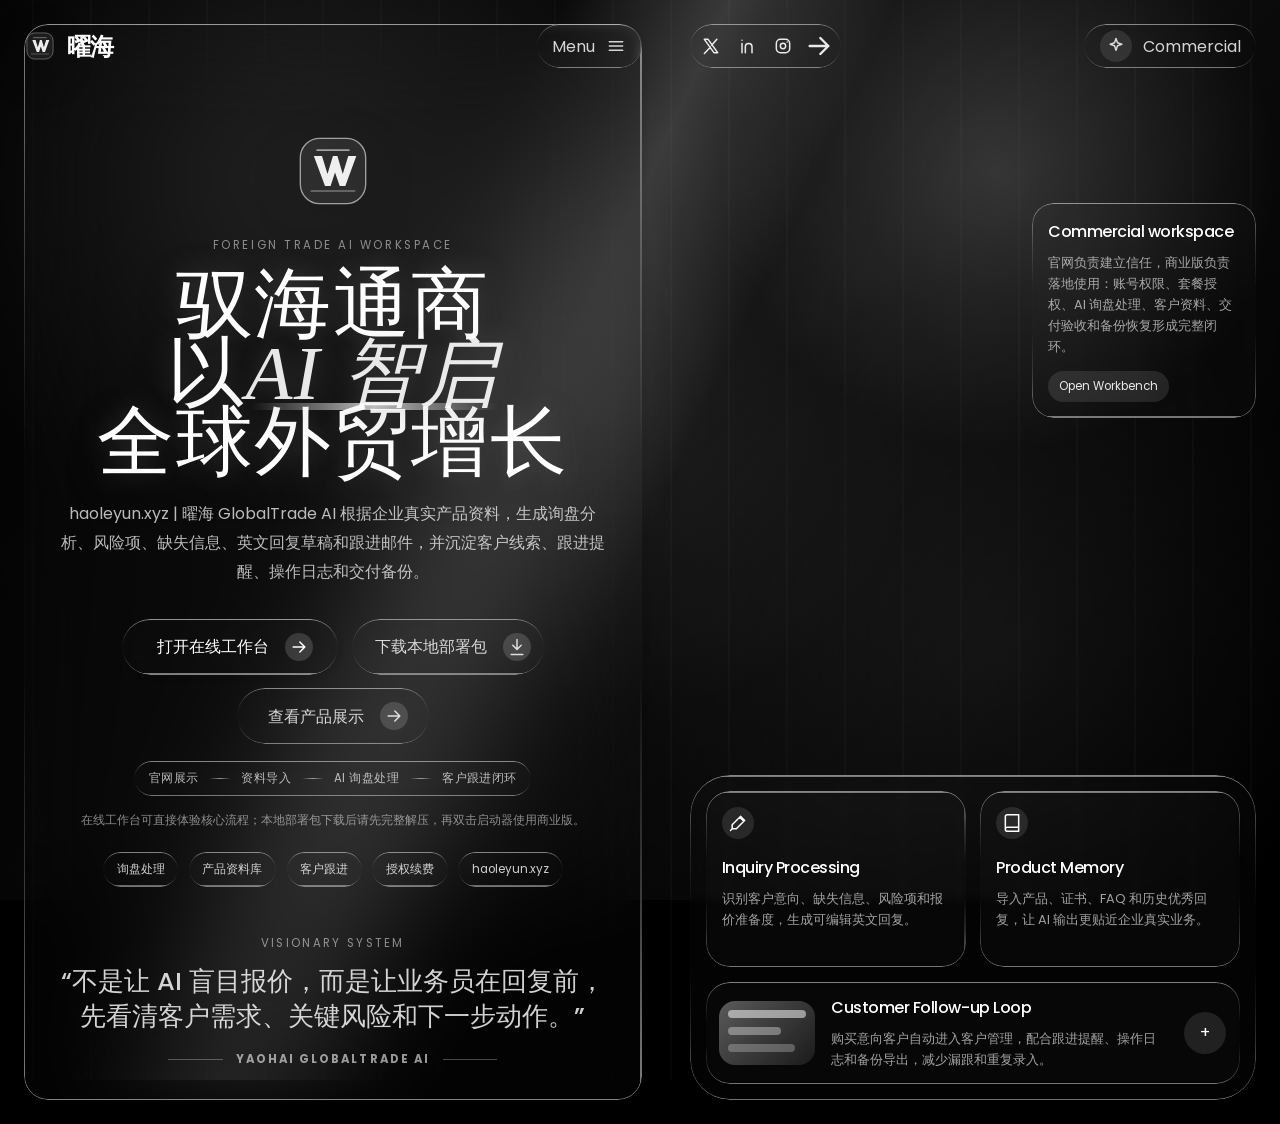
<file: index.html>
﻿<!doctype html>
<html lang="zh-CN">
<head>
  <meta charset="utf-8">
  <meta name="viewport" content="width=device-width, initial-scale=1">
  <title>曜海 GlobalTrade AI - 外贸业务员 AI 工作台</title>
  <meta name="description" content="曜海 GlobalTrade AI，面向小外贸团队的询盘处理、产品资料库、客户跟进、授权套餐和本地部署商业工作台。">
  <link rel="preconnect" href="https://fonts.googleapis.com">
  <link rel="preconnect" href="https://fonts.gstatic.com" crossorigin>
  <link href="https://fonts.googleapis.com/css2?family=Poppins:wght@400;500;600;700&family=Source+Serif+4:ital,wght@1,500;1,600&display=swap" rel="stylesheet">
  <link rel="stylesheet" href="./styles.css">
</head>
<body>
  <video class="bg-video" autoplay loop muted playsinline>
    <source src="https://d8j0ntlcm91z4.cloudfront.net/user_38xzZboKViGWJOttwIXH07lWA1P/hf_20260315_073750_51473149-4350-4920-ae24-c8214286f323.mp4" type="video/mp4">
  </video>
  <div class="bg-fallback" aria-hidden="true"></div>
  <div class="shade" aria-hidden="true"></div>
  <div class="cursor-spotlight" id="cursorSpotlight" aria-hidden="true"></div>

  <main class="page">
    <section class="left-panel">
      <div class="liquid-glass-strong left-glass"></div>
      <nav class="nav">
        <a class="brand" href="#">
          <img src="./logo.svg" width="32" height="32" alt="曜海 GlobalTrade AI">
          <span>曜海</span>
        </a>
        <button class="liquid-glass nav-pill" type="button" aria-label="打开菜单">
          <span>Menu</span>
          <svg viewBox="0 0 24 24" aria-hidden="true"><path d="M4 7h16M4 12h16M4 17h16"/></svg>
        </button>
      </nav>

      <div class="hero-copy">
        <img class="hero-logo" src="./logo.svg" width="80" height="80" alt="">
        <p class="eyebrow">Foreign Trade AI Workspace</p>
        <h1 class="hero-slogan">
          驭海通商<br>
          以<em>AI 智启</em><br>
          全球外贸增长
        </h1>
        <p class="lead">
          haoleyun.xyz | 曜海 GlobalTrade AI 根据企业真实产品资料，生成询盘分析、风险项、缺失信息、英文回复草稿和跟进邮件，并沉淀客户线索、跟进提醒、操作日志和交付备份。
        </p>
        <div class="cta-row">
          <a class="liquid-glass-strong cta primary-cta" href="./workbench/?websiteTrial=1" target="_blank" rel="noopener">
            <span>打开在线工作台</span>
            <span class="icon-circle">
              <svg viewBox="0 0 24 24" aria-hidden="true"><path d="M5 12h14M13 6l6 6-6 6"/></svg>
            </span>
          </a>
          <a class="liquid-glass cta secondary-cta" href="./download/YaoHai_GlobalTradeAI_Commercial_Delivery.zip" download>
            <span>下载本地部署包</span>
            <span class="icon-circle">
              <svg viewBox="0 0 24 24" aria-hidden="true"><path d="M12 3v12M7 10l5 5 5-5M5 21h14"/></svg>
            </span>
          </a>
          <a class="liquid-glass cta secondary-cta" href="./product/">
            <span>查看产品展示</span>
            <span class="icon-circle">
              <svg viewBox="0 0 24 24" aria-hidden="true"><path d="M5 12h14M13 6l6 6-6 6"/></svg>
            </span>
          </a>
        </div>
        <div class="launch-strip liquid-glass" aria-label="商业版闭环">
          <span>官网展示</span>
          <i></i>
          <span>资料导入</span>
          <i></i>
          <span>AI 询盘处理</span>
          <i></i>
          <span>客户跟进闭环</span>
        </div>
        <p class="deploy-note">在线工作台可直接体验核心流程；本地部署包下载后请先完整解压，再双击启动器使用商业版。</p>
        <div class="pills">
          <span class="liquid-glass">询盘处理</span>
          <span class="liquid-glass">产品资料库</span>
          <span class="liquid-glass">客户跟进</span>
          <span class="liquid-glass">授权续费</span>
          <span class="liquid-glass">haoleyun.xyz</span>
        </div>
      </div>

      <footer class="quote">
        <p class="label">VISIONARY SYSTEM</p>
        <blockquote>
          “不是让 AI 盲目报价，而是让业务员在回复前，先看清客户需求、关键风险和下一步动作。”
        </blockquote>
        <div class="author"><span></span><strong>YAOHAI GLOBALTRADE AI</strong><span></span></div>
      </footer>
    </section>

    <section class="right-panel" aria-label="产品能力展示">
      <header class="right-top">
        <div class="liquid-glass social">
          <a href="#" aria-label="Twitter"><svg viewBox="0 0 24 24"><path d="M4 4l11.5 16H20L8.5 4H4Zm15 0l-6.2 7.1M11.2 13.4L4 21"/></svg></a>
          <a href="#" aria-label="LinkedIn"><svg viewBox="0 0 24 24"><path d="M6 9v11M6 5v.1M10 20v-7a4 4 0 0 1 8 0v7"/></svg></a>
          <a href="#" aria-label="Instagram"><svg viewBox="0 0 24 24"><rect x="4" y="4" width="16" height="16" rx="5"/><circle cx="12" cy="12" r="3.2"/><path d="M17 7.2v.1"/></svg></a>
          <svg class="arrow" viewBox="0 0 24 24"><path d="M5 12h14M13 6l6 6-6 6"/></svg>
        </div>
        <button class="liquid-glass account" type="button">
          <span class="icon-circle"><svg viewBox="0 0 24 24"><path d="M12 3l1.8 5.2L19 10l-5.2 1.8L12 17l-1.8-5.2L5 10l5.2-1.8L12 3Z"/></svg></span>
          <span>Commercial</span>
        </button>
      </header>

      <article class="liquid-glass community">
        <h2>Commercial workspace</h2>
        <p>官网负责建立信任，商业版负责落地使用：账号权限、套餐授权、AI 询盘处理、客户资料、交付验收和备份恢复形成完整闭环。</p>
        <a class="mini-link" href="./workbench/?websiteTrial=1" target="_blank" rel="noopener">Open Workbench</a>
      </article>

      <div class="feature-wrap liquid-glass">
        <div class="feature-grid">
          <article class="liquid-glass feature">
            <span class="icon-circle"><svg viewBox="0 0 24 24"><path d="M15 4l5 5M14 5l5 5-9 9H5v-5l9-9ZM5 19l-2 2"/></svg></span>
            <h3>Inquiry Processing</h3>
            <p>识别客户意向、缺失信息、风险项和报价准备度，生成可编辑英文回复。</p>
          </article>
          <article class="liquid-glass feature">
            <span class="icon-circle"><svg viewBox="0 0 24 24"><path d="M4 19.5A2.5 2.5 0 0 1 6.5 17H20M4 4.5A2.5 2.5 0 0 1 6.5 2H20v20H6.5A2.5 2.5 0 0 1 4 19.5v-15Z"/></svg></span>
            <h3>Product Memory</h3>
            <p>导入产品、证书、FAQ 和历史优秀回复，让 AI 输出更贴近企业真实业务。</p>
          </article>
        </div>
        <article class="liquid-glass bottom-card">
          <div class="mini-screen" aria-hidden="true">
            <span></span><span></span><span></span>
          </div>
          <div>
            <h3>Customer Follow-up Loop</h3>
            <p>购买意向客户自动进入客户管理，配合跟进提醒、操作日志和备份导出，减少漏跟和重复录入。</p>
          </div>
          <a class="plus" href="./workbench/?websiteTrial=1" target="_blank" rel="noopener" aria-label="进入在线工作台">+</a>
        </article>
      </div>
    </section>
  </main>

  <div class="commercial-modal" id="commercialModal" aria-hidden="true">
    <div class="commercial-card liquid-glass-strong" role="dialog" aria-modal="true" aria-labelledby="commercialModalTitle">
      <button class="modal-close" id="commercialClose" type="button" aria-label="关闭">×</button>
      <p class="eyebrow">Commercial Access</p>
      <h2 id="commercialModalTitle">选择打开方式</h2>
      <p>公网访客可直接进入在线工作台体验；需要商业版私有化部署时，下载部署包并联系服务方远程开通账号与授权。</p>
      <div class="contact-grid">
        <span>微信：ch13953053768</span>
        <span>微信：z13793338248</span>
        <span>电话：13793338248</span>
      </div>
      <div class="modal-actions">
        <a class="liquid-glass-strong cta primary-cta" id="continueCommercial" href="./workbench/?websiteTrial=1" target="_blank" rel="noopener">
          <span>打开在线工作台</span>
          <span class="icon-circle"><svg viewBox="0 0 24 24" aria-hidden="true"><path d="M5 12h14M13 6l6 6-6 6"/></svg></span>
        </a>
        <a class="liquid-glass cta secondary-cta" href="./download/YaoHai_GlobalTradeAI_Commercial_Delivery.zip" download>
          <span>下载本地部署包</span>
          <span class="icon-circle"><svg viewBox="0 0 24 24" aria-hidden="true"><path d="M12 3v12M7 10l5 5 5-5M5 21h14"/></svg></span>
          </a>
          <a class="liquid-glass cta secondary-cta" href="./product/">
            <span>查看产品展示</span>
            <span class="icon-circle">
              <svg viewBox="0 0 24 24" aria-hidden="true"><path d="M5 12h14M13 6l6 6-6 6"/></svg>
            </span>
          </a>
      </div>
    </div>
  </div>

  <script src="./spotlight.js"></script>
  <script src="./commercial-link.js"></script>
</body>
</html>
</file>
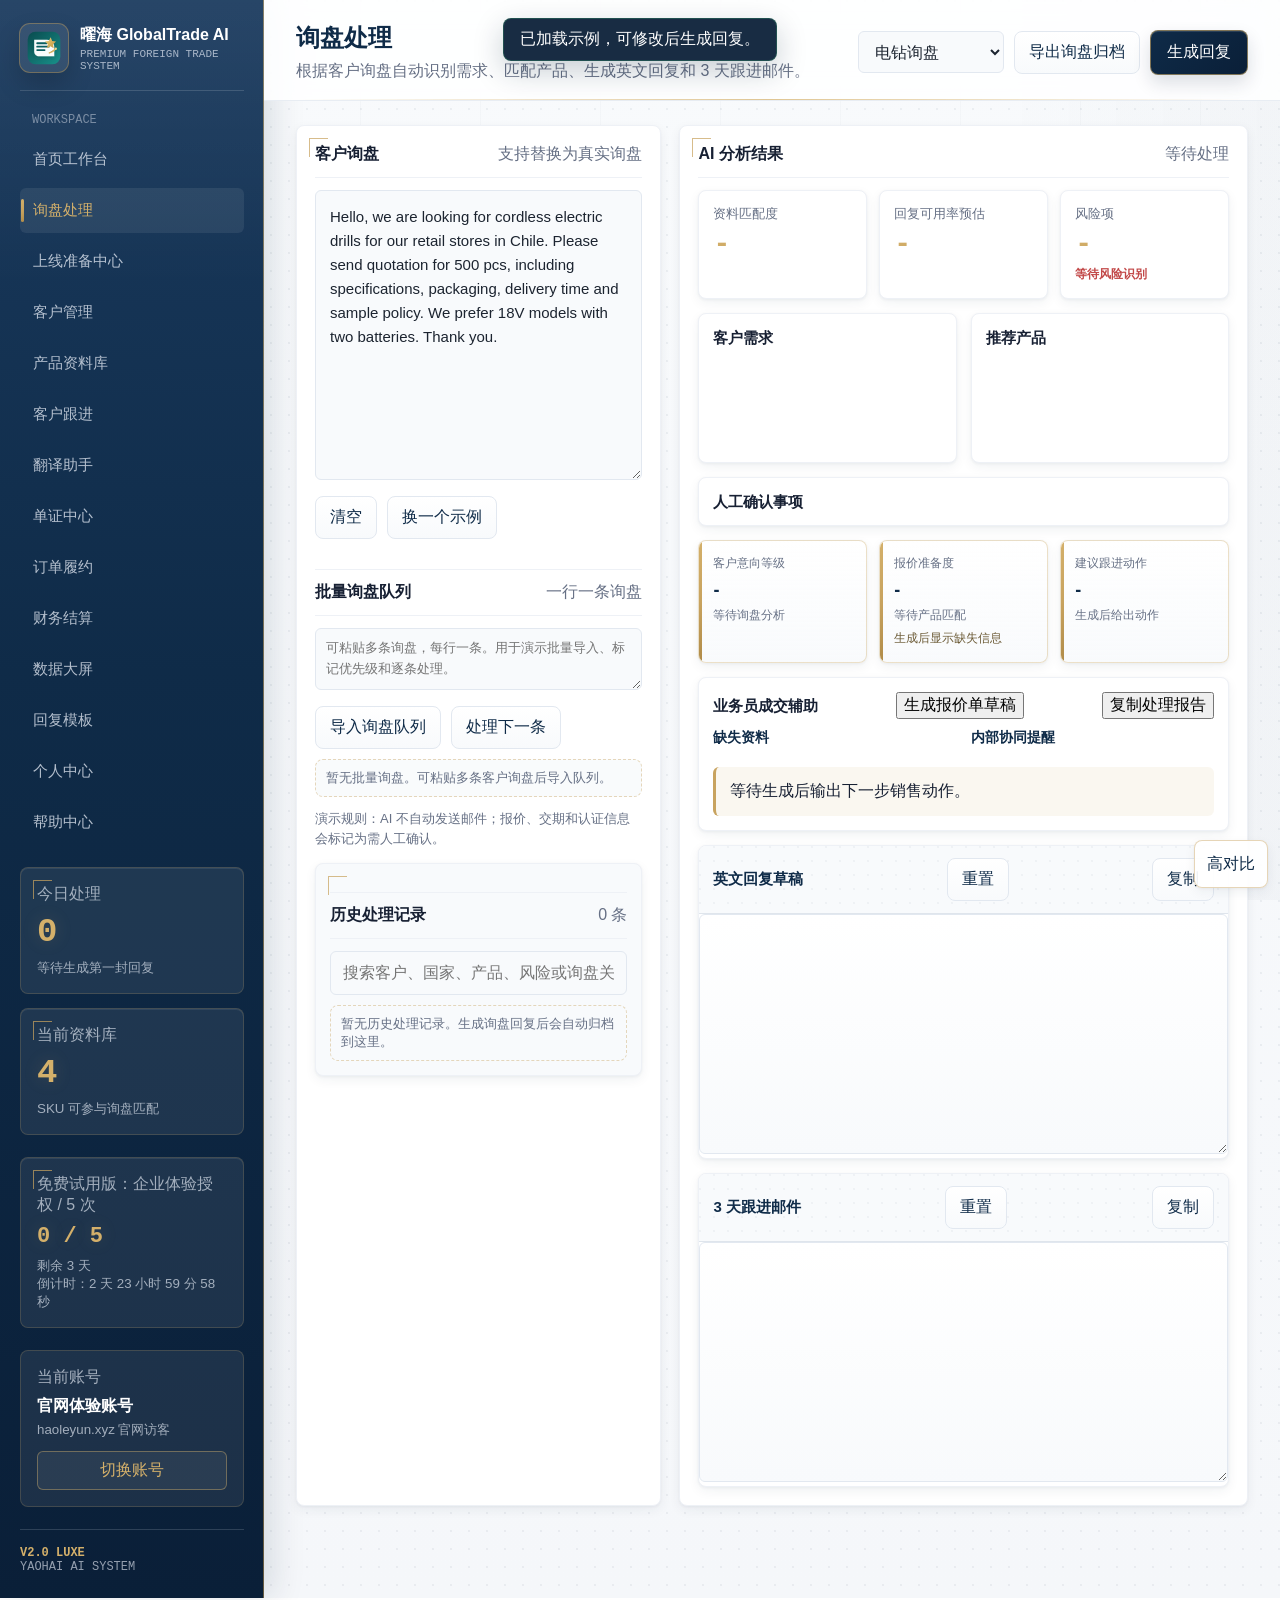
<file: workbench/index.html>
<!doctype html>
<html lang="zh-CN">
<head>
  <meta charset="utf-8">
  <meta name="viewport" content="width=device-width, initial-scale=1">
  <meta name="description" content="曜海 GlobalTrade AI，本地部署外贸业务智能体，支持询盘处理、产品资料库、客户跟进、单证、订单履约、财务结算和数据大屏。">
  <meta name="theme-color" content="#0A1F38">
  <title>曜海 GlobalTrade AI | Premium Foreign Trade Agent</title>
  <link rel="icon" href="app-icon.svg" type="image/svg+xml">
  <link rel="stylesheet" href="styles.css">
  <script src="config.js"></script>
  <script src="license.js"></script>
</head>
<body>
  <button class="sidebar-toggle" id="sidebarToggle" aria-label="展开或收起导航">☰</button>
  <button class="contrast-toggle" id="contrastToggle" aria-label="切换高对比度模式">高对比</button>
  <div class="global-toast" id="globalToast" role="status" aria-live="polite"></div>
  <div class="splash-screen" id="splashScreen">
    <div class="splash-card">
      <img src="app-icon.svg" alt="曜海 GlobalTrade AI">
      <div>
        <strong>曜海 GlobalTrade AI</strong>
        <span id="splashStatus">正在校验授权与本地资料</span>
      </div>
      <div class="splash-line"><i></i></div>
      <small class="splash-progress" id="splashProgress">0%</small>
    </div>
  </div>
  <div class="login-screen" id="loginScreen">
    <div class="login-card">
      <img src="app-icon.svg" alt="曜海 GlobalTrade AI logo">
      <h1>曜海 GlobalTrade AI</h1>
      <p class="login-subtitle">Premium Foreign Trade Agent</p>
      <div class="login-stage active" id="licenseStage">
        <p id="loginPlan">请输入授权秘钥激活软件</p>
        <div class="license-input-wrap">
          <label class="sr-only" for="licenseInput">授权秘钥</label>
          <textarea id="licenseInput" placeholder="粘贴授权秘钥" autocomplete="one-time-code"></textarea>
          <button type="button" id="clearLicense" aria-label="清空授权秘钥">×</button>
        </div>
        <button class="primary" id="activateBtn"><span>验证秘钥并进入账号登录</span><i class="btn-loading"></i></button>
      </div>
      <div class="login-stage" id="accountStage">
        <div class="role-login-switch" id="roleLoginSwitch">
          <button class="active" data-login-role="主账号">主账号</button>
          <button data-login-role="管理员子账号">管理员</button>
          <button data-login-role="业务员子账号">子账号</button>
        </div>
        <div class="auth-tabs">
          <button class="active" id="showLoginTab">账号登录</button>
          <button id="showRegisterTab">注册账号</button>
          <button id="showRecoverTab">找回密码</button>
        </div>
        <div class="account-form active" id="loginForm">
          <label class="sr-only" for="loginAccount">登录账号</label>
          <input id="loginAccount" class="text-input" placeholder="账号 / 手机 / 邮箱" autocomplete="username">
          <div class="password-field"><label class="sr-only" for="loginPassword">登录密码</label><input id="loginPassword" class="text-input" type="password" placeholder="登录密码" autocomplete="current-password"><button type="button" data-toggle-password="loginPassword" aria-label="显示或隐藏密码">◎</button></div>
          <p class="account-role-hint" id="loginRoleHint">当前登录方向：主账号</p>
          <button class="primary" id="loginBtn"><span>登录并进入公司工作区</span><i class="btn-loading"></i></button>
        </div>
        <div class="account-form" id="registerForm">
          <label class="sr-only" for="registerName">姓名</label>
          <input id="registerName" class="text-input" placeholder="姓名，例如：王经理" autocomplete="name">
          <label class="sr-only" for="registerCompany">公司名称</label>
          <input id="registerCompany" class="text-input" placeholder="公司名称" autocomplete="organization">
          <label class="sr-only" for="registerAccount">注册账号</label>
          <input id="registerAccount" class="text-input" placeholder="登录账号" autocomplete="username">
          <label class="sr-only" for="registerRole">账号类型</label>
          <select id="registerRole" class="text-input">
            <option value="主账号">主账号</option>
            <option value="管理员子账号">管理员子账号</option>
            <option value="业务员子账号">普通子账号</option>
          </select>
          <input id="registerParentAccount" class="text-input" placeholder="上级账号：管理员/普通子账号需填写">
          <input id="registerRecoverCode" class="text-input" placeholder="找回密码口令，例如公司简称或手机号后四位">
          <div class="password-field"><label class="sr-only" for="registerPassword">注册密码</label><input id="registerPassword" class="text-input" type="password" placeholder="设置密码，至少 6 位" autocomplete="new-password"><button type="button" data-toggle-password="registerPassword" aria-label="显示或隐藏密码">◎</button></div>
          <button class="primary" id="registerBtn"><span>注册账号并进入工作区</span><i class="btn-loading"></i></button>
        </div>
        <div class="account-form" id="recoverForm">
          <label class="sr-only" for="recoverAccount">找回账号</label>
          <input id="recoverAccount" class="text-input" placeholder="请输入需要找回的账号">
          <input id="recoverCode" class="text-input" placeholder="请输入注册时设置的找回口令">
          <div class="password-field"><label class="sr-only" for="recoverPassword">新密码</label><input id="recoverPassword" class="text-input" type="password" placeholder="设置新密码，至少 6 位"><button type="button" data-toggle-password="recoverPassword" aria-label="显示或隐藏密码">◎</button></div>
          <button class="primary" id="recoverBtn"><span>重置密码</span><i class="btn-loading"></i></button>
        </div>
        <div class="account-switch-line">
          <button id="backToLicense">更换授权秘钥</button>
        </div>
      </div>
      <div class="login-error" id="licenseError"></div>
      <label class="terms-row"><input type="checkbox" id="termsAgree"> 我已知晓：本地部署版数据默认保存在当前电脑浏览器本地，AI 回复需业务员复核后使用。</label>
      <small>授权秘钥由服务方生成。激活后开始计算有效期和使用权限。</small>
    </div>
  </div>
  <aside class="sidebar">
    <div class="brand">
      <img class="brand-logo" src="app-icon.svg" alt="">
      <div>
        <strong>曜海 GlobalTrade AI</strong>
        <span>Premium Foreign Trade System</span>
      </div>
    </div>
    <nav>
      <button class="nav-btn" data-view="dashboard">首页工作台</button>
      <button class="nav-btn active" data-view="inquiry">询盘处理</button>
      <button class="nav-btn" data-view="trial">上线准备中心</button>
      <button class="nav-btn" data-view="customers">客户管理</button>
      <button class="nav-btn" data-view="products">产品资料库</button>
      <button class="nav-btn" data-view="follow">客户跟进</button>
      <button class="nav-btn" data-view="translate">翻译助手</button>
      <button class="nav-btn" data-view="docs">单证中心</button>
      <button class="nav-btn" data-view="orders">订单履约</button>
      <button class="nav-btn" data-view="finance">财务结算</button>
      <button class="nav-btn" data-view="screen">数据大屏</button>
      <button class="nav-btn" data-view="templates">回复模板</button>
      <button class="nav-btn" data-view="profile">个人中心</button>
      <button class="nav-btn" data-view="help">帮助中心</button>
    </nav>
    <div class="metric">
      <span>今日处理</span>
      <strong id="todayCount">0</strong>
      <small id="savedTime">等待生成第一封回复</small>
    </div>
    <div class="metric secondary">
      <span>当前资料库</span>
      <strong id="skuCount">0</strong>
      <small>SKU 可参与询盘匹配</small>
    </div>
    <div class="plan-card">
      <span id="planName">试点版</span>
      <strong id="planUsage">0 / 50</strong>
      <small id="planExpire">有效期：14 天</small>
      <small id="countdownText">等待激活</small>
    </div>
    <div class="account-card">
      <span>当前账号</span>
      <strong id="sidebarUserName">未登录</strong>
      <small id="sidebarCompany">等待账号登录</small>
      <button id="switchAccountBtn">切换账号</button>
    </div>
    <div class="sidebar-foot">
      <strong>V2.0 LUXE</strong>
      <span>YAOHAI AI SYSTEM</span>
    </div>
  </aside>

  <main class="app">
    <section class="view" id="view-dashboard">
      <header class="topbar">
        <div>
          <h1>首页工作台</h1>
          <p>统一查看询盘、客户、成交额、订单履约和资料库健康度，适合老板演示和业务主管日常管理。</p>
        </div>
        <div class="actions">
          <button id="exportBusinessData">导出业务数据</button>
          <button class="primary" id="addCustomerBtn">新建客户</button>
        </div>
      </header>

      <div class="panel onboarding-panel">
        <div class="panel-head"><h2>首次使用向导</h2><span id="onboardingProgress">0 / 6</span></div>
        <div class="onboarding-steps" id="onboardingSteps"></div>
      </div>

      <div class="lux-metrics">
        <div class="lux-card"><span>本月成交额</span><strong id="dashRevenue">$ 0.00</strong><small class="up" id="dashRevenueNote">按订单实时汇总</small></div>
        <div class="lux-card"><span>新增询盘</span><strong id="dashInquiry">0</strong><small class="up">来自询盘处理记录</small></div>
        <div class="lux-card"><span>待跟进客户</span><strong id="dashFollow">0</strong><small class="down">待报价 / 样品中 / 待回款</small></div>
        <div class="lux-card"><span>资料库 SKU</span><strong data-dynamic-sku>3,920</strong><small class="up">↑ 覆盖 12 个品类</small></div>
      </div>

      <div class="dashboard-grid">
        <div class="panel">
          <div class="panel-head"><h2>待办事项</h2><span>Priority Tasks</span></div>
          <div class="todo-list" id="dashboardTodos"></div>
        </div>
        <div class="panel">
          <div class="panel-head"><h2>业绩趋势</h2><span>Revenue Trend</span></div>
          <div class="trend-chart" id="dashboardTrend"></div>
        </div>
        <div class="panel">
          <div class="panel-head"><h2>客户区域分布</h2><span>Market Mix</span></div>
          <div class="pie-wrap" id="dashboardRegions"></div>
        </div>
        <div class="panel">
          <div class="panel-head"><h2>热销产品排行</h2><span>Top Products</span></div>
          <div class="rank-list" id="dashboardProducts"></div>
        </div>
      </div>
    </section>

    <section class="view active" id="view-inquiry">
      <header class="topbar">
        <div>
          <h1>询盘处理</h1>
          <p>根据客户询盘自动识别需求、匹配产品、生成英文回复和 3 天跟进邮件。</p>
        </div>
        <div class="actions">
          <select id="scenarioSelect" aria-label="选择示例询盘">
            <option value="drill">电钻询盘</option>
            <option value="led">LED 灯具询盘</option>
            <option value="pet">宠物用品询盘</option>
            <option value="kettle">小家电询盘</option>
            <option value="custom">自定义询盘</option>
          </select>
          <button id="exportInquiryArchive">导出询盘归档</button>
          <button class="primary" id="generateBtn"><span>生成回复</span><i class="btn-loading"></i></button>
        </div>
      </header>

      <div class="workspace">
        <div class="panel input-panel">
          <div class="panel-head">
            <h2>客户询盘</h2>
            <span>支持替换为真实询盘</span>
          </div>
          <textarea id="inquiry"></textarea>
          <div class="quick-row">
            <button id="clearBtn">清空</button>
            <button id="sampleBtn">换一个示例</button>
          </div>
          <div class="bulk-inquiry-box">
            <div class="panel-head compact-head"><h2>批量询盘队列</h2><span>一行一条询盘</span></div>
            <textarea id="bulkInquiryInput" class="mini-textarea" placeholder="可粘贴多条询盘，每行一条。用于演示批量导入、标记优先级和逐条处理。"></textarea>
            <div class="quick-row">
              <button id="importBulkInquiry">导入询盘队列</button>
              <button id="processNextInquiry">处理下一条</button>
            </div>
            <div class="inquiry-queue" id="inquiryQueue"></div>
          </div>
          <div class="hint">
            演示规则：AI 不自动发送邮件；报价、交期和认证信息会标记为需人工确认。
          </div>
          <div class="panel mini-history">
            <div class="panel-head compact-head"><h2>历史处理记录</h2><span id="inquiryArchiveCount">0 条</span></div>
            <input id="inquiryArchiveSearch" class="text-input" placeholder="搜索客户、国家、产品、风险或询盘关键词">
            <div class="archive-list" id="inquiryArchiveList"></div>
          </div>
          <div class="upgrade-box" id="upgradeBox">
            <strong id="upgradeTitle">试用额度已用完</strong>
            <p id="upgradeText">请联系服务方续期或开通新的授权。</p>
          </div>
        </div>

        <div class="panel result-panel">
          <div class="panel-head">
            <h2>AI 分析结果</h2>
            <span id="status">等待处理</span>
          </div>
          <div class="analysis-skeleton" id="analysisSkeleton">
            <i></i><i></i><i></i>
          </div>

          <div class="score-band">
            <div>
              <span>资料匹配度</span>
              <strong id="matchScore">-</strong>
            </div>
            <div>
              <span>回复可用率预估</span>
              <strong id="usableScore">-</strong>
            </div>
            <div>
              <span>风险项</span>
              <strong id="riskCount">-</strong>
              <small id="riskSummary">等待风险识别</small>
            </div>
          </div>

          <div class="result-grid">
            <div class="result-box">
              <h3>客户需求</h3>
              <ul id="analysis"></ul>
            </div>
            <div class="result-box">
              <h3>推荐产品</h3>
              <div id="productMatch"></div>
            </div>
          </div>

          <div class="result-box wide">
            <h3>人工确认事项</h3>
            <ul id="riskList"></ul>
          </div>

          <div class="inquiry-commercial-grid" id="inquiryCommercialGrid">
            <div class="commercial-card">
              <span>客户意向等级</span>
              <strong id="intentLevel">-</strong>
              <small id="intentReason">等待询盘分析</small>
            </div>
            <div class="commercial-card">
              <span>报价准备度</span>
              <strong id="quoteReadiness">-</strong>
              <small id="quoteReadinessText">等待产品匹配</small>
              <em id="quoteMissingSummary">生成后显示缺失信息</em>
            </div>
            <div class="commercial-card">
              <span>建议跟进动作</span>
              <strong id="nextActionLevel">-</strong>
              <small id="nextActionText">生成后给出动作</small>
            </div>
          </div>

          <div class="result-box wide decision-box">
            <div class="decision-head">
              <h3>业务员成交辅助</h3>
              <button id="createQuoteDoc">生成报价单草稿</button>
              <button id="copyInquiryReport">复制处理报告</button>
            </div>
            <div class="decision-grid">
              <div>
                <h4>缺失资料</h4>
                <ul id="missingInfoList"></ul>
              </div>
              <div>
                <h4>内部协同提醒</h4>
                <ul id="internalTodoList"></ul>
              </div>
            </div>
            <div class="next-step-box" id="nextStepBox">等待生成后输出下一步销售动作。</div>
          </div>

          <div class="mail-box">
            <div class="mail-toolbar">
              <h3>英文回复草稿</h3>
              <button id="resetReply">重置</button>
              <button id="copyReply">复制</button>
            </div>
            <textarea id="reply" class="mail-edit"></textarea>
          </div>

          <div class="mail-box follow">
            <div class="mail-toolbar">
              <h3>3 天跟进邮件</h3>
              <button id="resetFollow">重置</button>
              <button id="copyFollow">复制</button>
            </div>
            <textarea id="followup" class="mail-edit"></textarea>
          </div>
        </div>
      </div>
    </section>

    <section class="view" id="view-trial">
      <header class="topbar">
        <div>
          <h1>上线准备中心</h1>
          <p>检查产品资料、询盘测试、跟进记录、模板覆盖和备份状态，帮助团队完成正式使用前准备。</p>
        </div>
        <div class="actions">
          <button id="createTrialDemo">生成试点演示数据</button>
          <button id="exportTrialPackage">导出试点资料包</button>
          <button class="primary" id="copyTrialReview">复制准备报告</button>
        </div>
      </header>

      <div class="trial-grid">
        <div class="trial-card">
          <span>建议准备周期</span>
          <strong>1-3 天</strong>
          <small>先补齐产品资料、模板和历史询盘测试</small>
        </div>
        <div class="trial-card">
          <span>资料完整度目标</span>
          <strong>85%+</strong>
          <small>达到后更适合业务员稳定使用</small>
        </div>
        <div class="trial-card">
          <span>当前资料准备度</span>
          <strong id="trialReadyScore">-</strong>
          <small id="trialReadyText">等待计算</small>
        </div>
        <div class="trial-card">
          <span>建议下一步</span>
          <strong id="trialUpgradePath">补齐资料</strong>
          <small>根据检查清单完成上线准备</small>
        </div>
      </div>

      <div class="trial-grid trial-result-grid">
        <div class="trial-card">
          <span>已导入产品</span>
          <strong id="trialProductCount">0</strong>
          <small>直接读取产品资料库</small>
        </div>
        <div class="trial-card">
          <span>已处理询盘</span>
          <strong id="trialInquiryCount">0</strong>
          <small>直接读取询盘处理记录</small>
        </div>
        <div class="trial-card">
          <span>跟进线索</span>
          <strong id="trialLeadCount">0</strong>
          <small>直接读取客户跟进</small>
        </div>
        <div class="trial-card">
          <span>模板覆盖</span>
          <strong id="trialTemplateCount">0</strong>
          <small>直接读取回复模板</small>
        </div>
      </div>

      <div class="panel health-panel">
        <div class="panel-head"><h2>数据健康检查</h2><span id="dataHealthScore">等待计算</span></div>
        <div class="health-grid" id="dataHealthGrid"></div>
      </div>

      <div class="two-col">
        <div class="panel">
          <div class="panel-head"><h2>上线检查清单</h2><span>点击动作可直接补齐</span></div>
          <div class="checklist" id="trialChecklist"></div>
        </div>
        <div class="panel">
          <div class="panel-head"><h2>试点成功标准</h2><span>Success Criteria</span></div>
          <ul class="success-list">
            <li>至少导入 5-10 个主推产品资料。</li>
            <li>至少测试 3 条客户真实历史询盘。</li>
            <li>业务员能基于草稿修改后发送。</li>
            <li>报价、交期、认证等风险项能被明确提示。</li>
            <li>客户跟进记录、模板和产品资料能沉淀下来。</li>
          </ul>
        </div>
      </div>

      <div class="panel trial-boundary">
        <div class="panel-head"><h2>试点边界说明</h2><span>Commercial Boundary</span></div>
        <div class="boundary-grid">
          <div><strong>能做</strong><p>辅助询盘分析、产品匹配、英文回复草稿、跟进邮件、资料库管理、客户跟进和本地演示。</p></div>
          <div><strong>不能承诺</strong><p>不自动成交、不自动报价、不替代业务员，不替代 ERP、财务、海关、税务和合规判断。</p></div>
          <div><strong>人工确认</strong><p>价格、交期、认证、付款条款、合同条款和最终发送内容必须由客户公司负责人确认。</p></div>
        </div>
      </div>

      <div class="panel">
        <div class="panel-head">
          <h2>上线准备报告</h2>
          <span>自动汇总现有功能数据</span>
        </div>
        <div class="quick-row">
          <button id="goInquiryFromTrial">去处理真实询盘</button>
          <button id="goProductsFromTrial">去导入产品资料</button>
        </div>
        <textarea id="trialReviewReport" class="short-textarea" readonly></textarea>
      </div>
    </section>

    <section class="view" id="view-products">
      <header class="topbar">
        <div>
          <h1>产品资料库</h1>
          <p>导入客户产品资料后，询盘处理会优先基于资料库匹配，降低回复错误率。</p>
        </div>
        <div class="actions">
          <button id="importDemo">一键导入示例资料</button>
          <button id="exportProductsCsv">导出产品CSV</button>
          <button id="backupProductsJson">批量备份产品库</button>
          <button class="primary" id="addProduct">新增产品</button>
        </div>
      </header>

      <div class="two-col">
        <div class="panel">
          <div class="panel-head">
            <h2>产品资料草稿生成器</h2>
            <span>输入产品名自动生成</span>
          </div>
          <input id="productDraftName" class="text-input" placeholder="例如：太阳能庭院灯 / 100W LED Flood Light">
          <div class="quick-row">
            <button class="primary" id="generateProductDraft">生成资料草稿</button>
            <button id="useProductDraft">放入导入框</button>
          </div>
          <textarea id="productDraftOutput" class="short-textarea" placeholder="生成结果会出现在这里，可人工修改后导入资料库"></textarea>
          <div class="hint">
            该功能基于内置行业模板生成资料草稿。MOQ、交期、认证、价格相关信息必须由客户人工确认后再用于真实报价。
          </div>
        </div>

        <div class="panel">
          <div class="panel-head">
            <h2>一键导入客户资料</h2>
            <span>支持 Excel 粘贴格式</span>
          </div>
          <textarea id="bulkImport" class="short-textarea" placeholder="每行一个产品：产品名 | 关键词 | MOQ | 交期 | 卖点 | 风险提示"></textarea>
          <div class="quick-row">
            <button class="primary" id="runImport">导入到资料库</button>
            <button id="fillImport">填充示例格式</button>
          </div>
          <div class="hint">
            实际商用版可接 Excel、PDF、产品目录和报价表。当前 MVP 用粘贴导入模拟一键导入流程。
          </div>
        </div>

        <div class="panel">
          <div class="panel-head">
            <h2>资料完整度</h2>
            <span id="libraryHealth">待导入</span>
          </div>
          <div class="health-list" id="healthList"></div>
        </div>
      </div>

      <div class="panel table-panel">
        <div class="panel-head">
          <h2>产品列表</h2>
          <span>用于询盘匹配</span>
        </div>
        <div class="table-tools">
          <input id="productSearch" class="text-input" placeholder="输入产品名称、关键词、MOQ、交期快速查询">
          <button id="clearProductSearch">清空查询</button>
          <button id="undoDeleteProduct">撤回删除</button>
          <span id="productSearchStatus">显示全部产品</span>
        </div>
        <table>
          <thead>
            <tr>
              <th>产品</th>
              <th>关键词</th>
              <th>MOQ</th>
              <th>交期</th>
              <th>卖点</th>
              <th>风险提示</th>
              <th>完整度</th>
              <th>操作</th>
            </tr>
          </thead>
          <tbody id="productTable"></tbody>
        </table>
      </div>
    </section>

    <section class="view" id="view-follow">
      <header class="topbar">
        <div>
          <h1>客户跟进</h1>
          <p>每次生成回复后自动沉淀客户阶段，避免业务员漏跟进。</p>
        </div>
        <div class="actions">
          <button id="exportFollowReminders">导出跟进提醒</button>
        </div>
      </header>

      <div class="reminder-grid" id="followReminderGrid"></div>

      <div class="panel table-panel">
        <div class="panel-head">
          <h2>跟进任务</h2>
          <span id="leadCount">0 个客户</span>
        </div>
        <table>
          <thead>
            <tr>
              <th>客户</th>
              <th>国家</th>
              <th>需求</th>
              <th>阶段</th>
              <th>下次跟进</th>
              <th>跟进日期</th>
              <th>建议动作</th>
            </tr>
          </thead>
          <tbody id="leadTable"></tbody>
        </table>
      </div>
    </section>

    <section class="view" id="view-templates">
      <header class="topbar">
        <div>
          <h1>回复模板</h1>
          <p>沉淀企业自己的英文回复风格，让新人也能快速写出专业邮件。</p>
        </div>
        <button class="primary" id="saveTemplates">保存模板</button>
      </header>

      <div class="template-grid">
        <div class="panel">
          <div class="panel-head"><h2>首次回复</h2><span>First reply</span></div>
          <textarea id="tplFirst" class="short-textarea"></textarea>
        </div>
        <div class="panel">
          <div class="panel-head"><h2>报价回复</h2><span>Quotation</span></div>
          <textarea id="tplQuote" class="short-textarea"></textarea>
        </div>
        <div class="panel">
          <div class="panel-head"><h2>样品沟通</h2><span>Sample</span></div>
          <textarea id="tplSample" class="short-textarea"></textarea>
        </div>
        <div class="panel">
          <div class="panel-head"><h2>3 天跟进</h2><span>Follow-up</span></div>
          <textarea id="tplFollow" class="short-textarea"></textarea>
        </div>
        <div class="panel">
          <div class="panel-head"><h2>OEM 定制</h2><span>Private label</span></div>
          <textarea id="tplOem" class="short-textarea"></textarea>
        </div>
        <div class="panel">
          <div class="panel-head"><h2>认证确认</h2><span>Certificate</span></div>
          <textarea id="tplCertificate" class="short-textarea"></textarea>
        </div>
        <div class="panel">
          <div class="panel-head"><h2>紧急交期</h2><span>Urgent delivery</span></div>
          <textarea id="tplUrgent" class="short-textarea"></textarea>
        </div>
        <div class="panel">
          <div class="panel-head"><h2>资料目录</h2><span>Catalogue</span></div>
          <textarea id="tplCatalogue" class="short-textarea"></textarea>
        </div>
      </div>
    </section>

    <section class="view" id="view-translate">
      <header class="topbar">
        <div>
          <h1>翻译助手</h1>
          <p>面向外贸邮件、询盘、报价沟通和跟进话术的多语言翻译草稿。</p>
        </div>
        <button class="primary" id="runTranslate">生成翻译</button>
      </header>

      <div class="two-col">
        <div class="panel">
          <div class="panel-head">
            <h2>原文</h2>
            <span>支持外贸常用表达</span>
          </div>
          <div class="translation-controls">
            <select id="translateMode">
              <option value="auto-en">自动识别 → 英文</option>
              <option value="en-zh">英文 → 中文</option>
              <option value="zh-en">中文 → 英文</option>
              <option value="zh-es">中文 → 西语</option>
              <option value="zh-ar">中文 → 阿语</option>
              <option value="zh-fr">中文 → 法语</option>
              <option value="zh-de">中文 → 德语</option>
              <option value="zh-pt">中文 → 葡语</option>
              <option value="en-es">英文 → 西语</option>
              <option value="en-ar">英文 → 阿语</option>
              <option value="en-fr">英文 → 法语</option>
              <option value="en-de">英文 → 德语</option>
              <option value="en-pt">英文 → 葡语</option>
            </select>
            <select id="translateTone">
              <option value="business">商务正式</option>
              <option value="friendly">友好跟进</option>
              <option value="simple">简洁直接</option>
            </select>
          </div>
          <textarea id="translateInput" class="short-textarea" placeholder="例如：请确认包装方式、目标港口和是否需要定制 logo。"></textarea>
          <div class="quick-row">
            <button id="fillTranslateSample">填充外贸示例</button>
            <button id="copyTranslate">复制译文</button>
          </div>
          <div class="hint">
            静态版翻译基于常用外贸短语和模板，不等同于真实机器翻译。合同、索赔、付款条款和法律内容必须人工确认。
          </div>
          <div class="language-panel">
            <strong>当前支持的翻译方向</strong>
            <span>中文 → 英文</span>
            <span>中文 → 西语</span>
            <span>中文 → 阿语</span>
            <span>中文 → 法语</span>
            <span>中文 → 德语</span>
            <span>中文 → 葡语</span>
            <span>英文 → 中文</span>
            <span>英文 → 西语</span>
            <span>英文 → 阿语</span>
            <span>英文 → 法语</span>
            <span>英文 → 德语</span>
            <span>英文 → 葡语</span>
          </div>
        </div>

        <div class="panel">
          <div class="panel-head">
            <h2>译文草稿</h2>
            <span id="translateStatus">等待翻译</span>
          </div>
          <pre id="translateOutput"></pre>
          <div class="result-box wide">
            <h3>常用外贸表达</h3>
            <ul id="phraseList"></ul>
          </div>
        </div>
      </div>
    </section>

    <section class="view" id="view-customers">
      <header class="topbar">
        <div><h1>客户管理</h1><p>客户等级、国家地区、跟进阶段和最近沟通记录统一管理。</p></div>
        <div class="actions"><button id="saveCustomerBtn">保存当前客户</button><button id="importCustomerBtn">批量导入客户</button><button class="primary" id="addCustomerBtnNew">新增客户</button></div>
      </header>
      <div class="panel" id="customerImportPanel">
        <div class="panel-head"><h2>批量导入客户</h2><span>客户名 | 国家 | 等级 | 阶段 | 品类 | 联系人 | 邮箱 | 需求 | 下一步</span></div>
        <textarea id="customerBulkImport" class="short-textarea" placeholder="每行一个客户：客户名 | 国家 | 等级 | 阶段 | 品类 | 联系人 | 邮箱 | 需求 | 下一步"></textarea>
        <div class="quick-row">
          <button class="primary" id="runCustomerImport">导入客户</button>
          <button id="fillCustomerImport">填充示例客户</button>
          <button id="hideCustomerImport">收起</button>
        </div>
        <p class="hint">批量导入适合客户首次试用时快速迁移自己的客户资料。国家、等级和阶段可后续在客户详情中继续编辑。</p>
      </div>
      <div class="panel filter-bar" id="customerFilters"></div>
      <div class="panel table-panel">
        <div class="panel-head"><h2>客户列表</h2><span>Customer Portfolio</span></div>
        <div class="table-tools">
          <input id="customerSearch" class="text-input" placeholder="搜索客户、国家、等级、阶段、品类、联系人">
          <button id="clearCustomerSearch">清空查询</button>
          <span id="customerSearchStatus">显示全部客户</span>
        </div>
        <table><thead><tr><th>客户</th><th>国家</th><th>等级</th><th>阶段</th><th>需求品类</th><th>预计金额</th><th>操作</th></tr></thead><tbody id="customerTable"></tbody></table>
      </div>
      <div class="two-col">
        <div class="panel customer-detail">
          <div class="panel-head"><h2>客户详情预览</h2><span id="customerDetailName">请选择客户</span></div>
          <div class="detail-tabs"><span class="active">基础资料</span><span>沟通记录</span><span>成交记录</span></div>
          <div class="edit-grid" id="customerEditor"></div>
        </div>
        <div class="panel">
          <div class="panel-head"><h2>客户分层策略</h2><span>CRM Rules</span></div>
          <div class="rule-list" id="crmRuleList"></div>
        </div>
      </div>
    </section>

    <section class="view" id="view-docs">
      <header class="topbar">
        <div><h1>单证中心</h1><p>报价单、PI、CI、装箱单采用统一仿真纸质版式，方便演示专业交付能力。</p></div>
        <div class="actions"><button id="saveDocBtn">保存单证</button><button class="primary" id="addDocBtn">新建单证</button></div>
      </header>
      <div class="panel doc-guide">
        <strong>单证类型说明</strong>
        <span>报价单用于报价沟通；形式发票用于客户确认订单和付款前确认；商业发票用于出货/清关/财务；装箱单用于记录箱数、毛重、净重和体积。点击下方类型后，“新建单证”会新建当前选中的类型。</span>
      </div>
      <div class="doc-grid" id="docFolders"></div>
      <div class="two-col">
        <div class="panel"><div class="panel-head"><h2>单证编辑</h2><span>Document Editor</span></div><div class="edit-grid" id="docEditor"></div></div>
        <div class="paper" id="docPreview"></div>
      </div>
    </section>

    <section class="view" id="view-orders">
      <header class="topbar"><div><h1>订单履约</h1><p>从确认订单到生产、验货、发货、收款，节点化展示履约状态。</p></div><div class="actions"><button id="exportOrdersCsv">导出订单</button><button id="saveOrderBtn">保存订单</button><button class="primary" id="addOrderBtn">新增订单</button></div></header>
      <div class="panel progress-panel">
        <div id="orderProgress"></div>
      </div>
      <div class="two-col">
        <div class="panel table-panel"><div class="panel-head"><h2>订单列表</h2><span>Order Pipeline</span></div><div class="table-tools"><input id="orderSearch" class="text-input" placeholder="搜索订单号、客户、产品、状态、物流"><button id="clearOrderSearch">清空查询</button><span id="orderSearchStatus">显示全部订单</span></div><table><thead><tr><th>订单号</th><th>客户</th><th>产品</th><th>金额</th><th>状态</th><th>操作</th></tr></thead><tbody id="orderTable"></tbody></table></div>
        <div class="panel"><div class="panel-head"><h2>订单编辑</h2><span>Editable Order</span></div><div class="edit-grid" id="orderEditor"></div></div>
      </div>
      <div class="panel timeline"><div class="panel-head"><h2>物流跟踪</h2><span>Timeline</span></div><div id="orderTimeline"></div></div>
      <div class="panel fulfillment-board" id="fulfillmentBoard"></div>
    </section>

    <section class="view" id="view-finance">
      <header class="topbar"><div><h1>财务结算</h1><p>回款、待回款、逾期和利润测算集中展示，适合老板查看现金流。</p></div><div class="actions"><button id="exportFinanceCsv">导出财务</button><button class="primary" id="saveFinanceBtn">保存财务参数</button></div></header>
      <div class="lux-metrics" id="financeMetrics"></div>
      <div class="panel finance-form"><div class="panel-head"><h2>成本核算</h2><span>Cost Sheet</span></div><div id="financeEditor"></div></div>
      <div class="panel table-panel"><div class="panel-head"><h2>回款计划</h2><span>Payment Schedule</span></div><table><thead><tr><th>客户</th><th>订单</th><th>应收</th><th>到期日</th><th>状态</th></tr></thead><tbody id="paymentTable"></tbody></table></div>
    </section>

    <section class="view" id="view-screen">
      <div class="data-screen">
        <div class="screen-head"><span>YAOHAI GLOBALTRADE AI</span><strong>外贸经营数据大屏</strong><em id="screenTime">-</em></div>
        <div class="screen-grid" id="screenGrid"></div>
        <div class="screen-foot">Data updated locally · Copyright YaoHai AI System</div>
      </div>
    </section>

    <section class="view" id="view-profile">
      <header class="topbar"><div><h1>个人中心</h1><p>账号资料、密码修改、偏好设置和企业品牌信息同步展示。</p></div><div class="actions"><button id="logoutBtn">退出登录</button><button class="primary" id="saveProfileBtn">保存设置</button></div></header>
      <div class="profile-hero panel">
        <div class="profile-avatar" id="profileAvatar">GT</div>
        <div><h2 id="profileName">未登录账号</h2><p id="profileCompany">请先登录账号</p><span id="profileAccount">Account: -</span></div>
        <div class="profile-license"><span>授权版本</span><strong id="profilePlan">-</strong><small id="profileExpire">-</small></div>
      </div>
      <div class="two-col">
        <div class="panel">
          <div class="panel-head"><h2>账号信息</h2><span>Profile</span></div>
          <label>姓名<input class="text-input" id="profileNameInput"></label>
          <label>公司名称<input class="text-input" id="profileCompanyInput"></label>
          <label>登录账号<input class="text-input" id="profileAccountInput" disabled></label>
        </div>
        <div class="panel">
          <div class="panel-head"><h2>安全设置</h2><span>Security</span></div>
          <label>新密码
            <div class="password-field">
              <input class="text-input" id="profilePasswordInput" type="password" placeholder="不修改可留空">
              <button type="button" id="toggleProfilePassword" aria-label="显示或隐藏密码">◎</button>
            </div>
          </label>
          <p class="hint">本地静态版账号保存在当前电脑浏览器本地数据中，用于客户演示、内部试点和本地部署体验。</p>
        </div>
        <div class="panel">
          <div class="panel-head"><h2>品牌定制</h2><span>Branding</span></div>
          <div class="edit-grid">
            <label>企业显示名称<textarea class="mini-textarea" id="brandCompanyName" placeholder="例如：某某进出口有限公司"></textarea></label>
            <label>Logo 定制要求<textarea class="mini-textarea" id="brandLogoRequest" placeholder="例如：希望使用蓝金配色、包含公司英文缩写"></textarea></label>
            <label>主题色偏好<textarea class="mini-textarea" id="brandThemeColor" placeholder="例如：深蓝+金色 / 绿色商务 / 黑金"></textarea></label>
            <label>版权/页脚文字<textarea class="mini-textarea" id="brandCopyright" placeholder="例如：Copyright 2026 XXX Trading"></textarea></label>
          </div>
          <p class="hint">客户填写后，可交给我们进行专属 Logo、公司名称、主题色和版权信息定制服务。</p>
        </div>
        <div class="panel">
          <div class="panel-head"><h2>账号审计</h2><span>Local Access</span></div>
          <div class="audit-list" id="accountAuditList"></div>
        </div>
        <div class="panel">
          <div class="panel-head"><h2>公司账号体系</h2><span>Company Users</span></div>
          <div class="audit-list" id="companyAccountList"></div>
          <p class="hint">账号层级：主账号可管理管理员子账号和普通子账号；管理员子账号可管理其下普通子账号；普通子账号用于日常业务操作。同一授权秘钥下共享同一套公司产品库、客户、订单、单证和财务数据。</p>
        </div>
        <div class="panel">
          <div class="panel-head"><h2>当前账号权限</h2><span>Role Permission</span></div>
          <div class="permission-grid" id="permissionGrid"></div>
        </div>
        <div class="panel">
          <div class="panel-head"><h2>数据安全与备份</h2><span>Backup</span></div>
          <div class="actions stacked-actions">
            <button id="exportWorkspaceBackup">导出完整备份</button>
            <button id="exportCustomerData">导出客户数据</button>
            <button id="exportOperationLogs">导出操作日志</button>
            <button id="restoreProductsBackupBtn">恢复产品库备份</button>
            <button id="importWorkspaceBackupBtn">恢复备份文件</button>
            <button id="resetDemoData">一键重置演示数据</button>
            <button id="lockAppBtn">锁定当前系统</button>
          </div>
          <input type="file" id="importWorkspaceBackup" accept=".yhbackup,application/json" hidden>
          <input type="file" id="restoreProductsBackup" accept="application/json" hidden>
          <p class="hint">完整备份会导出为 .yhbackup 专用文件，用于本软件恢复数据；不建议双击打开，也不需要用代码编辑器查看。更换电脑、清理浏览器缓存或重装系统前，必须先导出备份文件。</p>
        </div>
        <div class="panel">
          <div class="panel-head"><h2>商用边界</h2><span>Commercial Notice</span></div>
          <ul class="notice-list">
            <li>当前版本为本地部署交付版，适合试点销售、单机部署和小团队内部使用。</li>
            <li>询盘回复、报价、交期、认证、付款条款必须由业务员或负责人最终确认。</li>
            <li>如需多人跨电脑实时协作、云端数据库、Outlook 插件或大模型 API，可升级为商用增强版单独交付。</li>
          </ul>
        </div>
      </div>
    </section>

    <section class="view" id="view-help">
      <header class="topbar"><div><h1>帮助中心</h1><p>产品说明、操作指引、部署说明和售后服务入口。</p></div><button class="primary" id="contactServiceBtn">联系服务方</button></header>
      <div class="two-col"><div class="help-grid" id="helpGrid"></div><div class="panel"><div class="panel-head"><h2 id="helpTitle">操作说明</h2><span>Guide Detail</span></div><p id="helpDetail" class="help-detail">点击左侧任意功能模块查看详细说明。</p><div class="service-card" id="serviceContact"></div></div></div>
    </section>
  </main>

  <script src="script.js"></script>
</body>
</html>
</file>
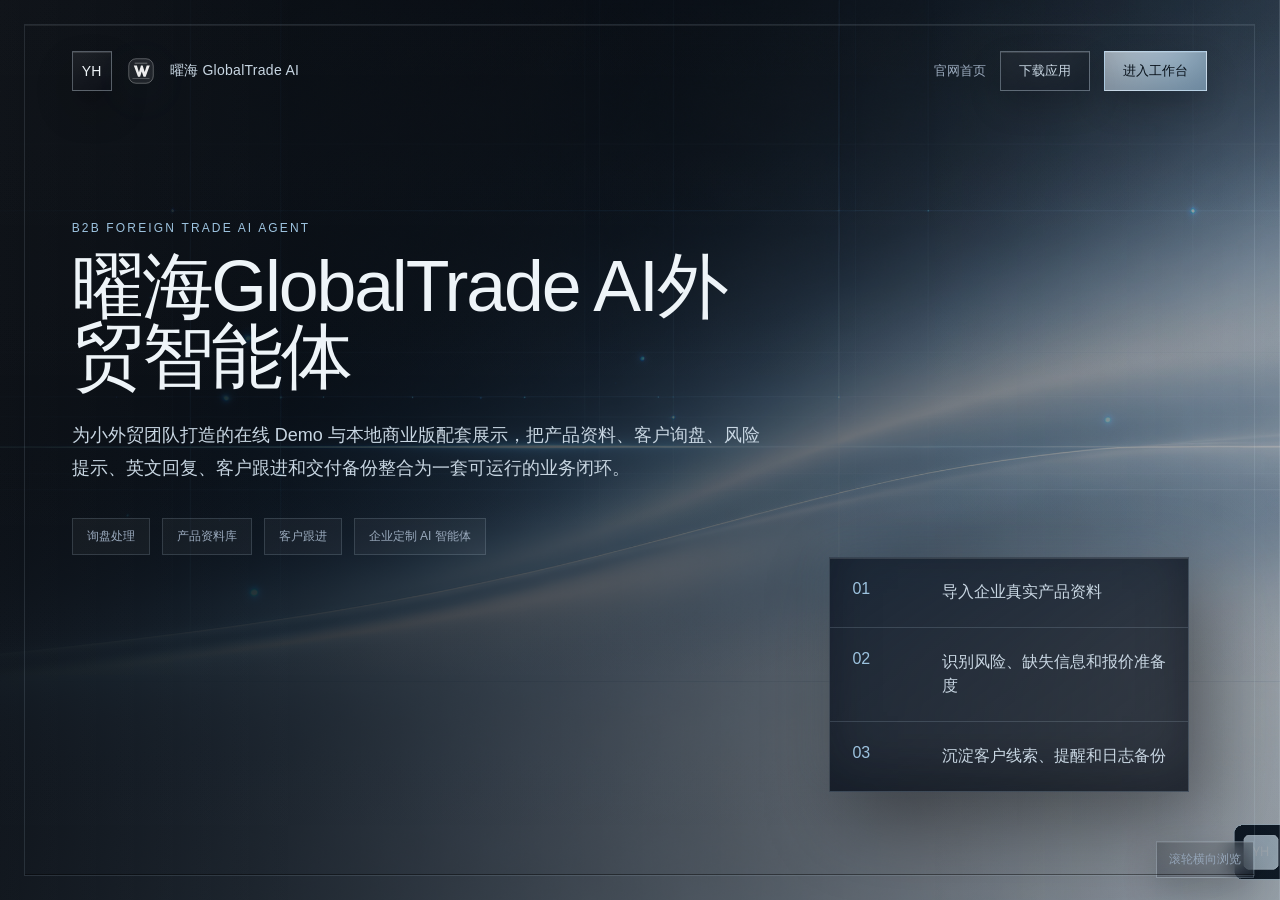
<file: product.html>
﻿<!doctype html>
<html lang="zh-CN">
<head>
  <meta charset="utf-8">
  <meta name="viewport" content="width=device-width, initial-scale=1">
  <title>产品能力 - 曜海 GlobalTrade AI 外贸智能体</title>
  <meta name="description" content="曜海 GlobalTrade AI 外贸智能体产品能力介绍：询盘分析、产品资料库、英文回复、客户跟进、文件资料、账号权限、日志备份、企业定制 AI 智能体。">
  <meta name="keywords" content="曜海GlobalTrade AI,外贸AI智能体,外贸询盘AI,企业AI智能体定制,外贸业务工作台">
  <meta name="robots" content="index,follow,max-image-preview:large">
  <link rel="canonical" href="https://haoleyun.xyz/product/">
  <link rel="stylesheet" href="./product.css">
</head>
<body>
  <main class="h-scroll" id="scroller" aria-label="曜海 GlobalTrade AI 产品能力横向介绍">
    <section class="panel hero" aria-label="头部品牌区">
      <nav class="top-nav">
        <a class="brand" href="./index.html" aria-label="返回官网首页">
          <span class="brand-mark">YH</span>
          <img class="brand-logo" src="./logo.svg" width="30" height="30" alt="曜海 GlobalTrade AI">
          <span>曜海 GlobalTrade AI</span>
        </a>
        <div class="nav-actions">
          <a href="./index.html">官网首页</a>
          <a class="soft-btn" href="./download/YaoHai_GlobalTradeAI_Commercial_Delivery.zip" download>下载应用</a>
          <a class="primary-btn commercial-link" href="./workbench/?websiteTrial=1" target="_blank" rel="noopener">进入工作台</a>
        </div>
      </nav>
      <div class="hero-content">
        <p class="eyebrow">B2B Foreign Trade AI Agent</p>
        <h1>曜海GlobalTrade AI外贸智能体</h1>
        <p class="lead">为小外贸团队打造的在线 Demo 与本地商业版配套展示，把产品资料、客户询盘、风险提示、英文回复、客户跟进和交付备份整合为一套可运行的业务闭环。</p>
        <div class="hero-meta">
          <span>询盘处理</span>
          <span>产品资料库</span>
          <span>客户跟进</span>
          <span>企业定制 AI 智能体</span>
        </div>
      </div>
      <aside class="hero-console" aria-label="产品关键指标">
        <div><strong>01</strong><span>导入企业真实产品资料</span></div>
        <div><strong>02</strong><span>识别风险、缺失信息和报价准备度</span></div>
        <div><strong>03</strong><span>沉淀客户线索、提醒和日志备份</span></div>
      </aside>
    </section>

    <section class="panel" aria-label="产品核心价值">
      <div class="section-head">
        <p class="eyebrow">Core Value</p>
        <h2>不是聊天工具，而是外贸业务闭环智能体</h2>
      </div>
      <div class="value-grid">
        <article class="value-card">
          <span>01</span>
          <h3>基于企业资料回复</h3>
          <p>导入产品名、关键词、MOQ、交期、卖点、证书和风险提示，让 AI 输出贴近企业真实业务，减少空泛回答。</p>
        </article>
        <article class="value-card">
          <span>02</span>
          <h3>业务员确认制</h3>
          <p>AI 负责整理询盘、提示风险和生成草稿；价格、证书、付款、交期仍由业务员最终确认，降低误承诺风险。</p>
        </article>
        <article class="value-card">
          <span>03</span>
          <h3>轻部署可交付</h3>
          <p>客户收到压缩包后解压即可启动，本地数据、账号权限、日志备份和服务状态页让交付更稳。</p>
        </article>
      </div>
    </section>

    <section class="panel features" aria-label="完整功能介绍">
      <div class="section-head">
        <p class="eyebrow">Full Capability</p>
        <h2>外贸 AI 智能体完整功能模块</h2>
      </div>
      <div class="feature-layout">
        <div class="feature-column">
          <article><h3>AI 询盘处理</h3><p>粘贴客户英文询盘，识别客户、国家、购买意向、推荐产品、缺失信息、风险项和报价准备度，生成可编辑英文回复草稿。</p></article>
          <article><h3>产品资料库</h3><p>批量导入 SKU、MOQ、交期、卖点、证书、FAQ 和风险提示，形成企业专属产品记忆库。</p></article>
          <article><h3>客户管理</h3><p>高意向客户自动进入客户线索池，支持人工确认、客户分层、跟进记录、订单和回款信息沉淀。</p></article>
          <article><h3>跟进提醒</h3><p>为报价、样品、回款、复盘和重点客户设置提醒，减少漏跟和重复沟通。</p></article>
        </div>
        <div class="feature-visual" aria-hidden="true">
          <div class="screen">
            <div class="screen-top"><span></span><span></span><span></span></div>
            <div class="screen-line wide"></div>
            <div class="screen-line"></div>
            <div class="screen-grid">
              <i></i><i></i><i></i><i></i>
            </div>
            <div class="screen-callout">Readiness 86%</div>
          </div>
        </div>
        <div class="feature-column">
          <article><h3>回复模板</h3><p>沉淀报价、追样、补资料、催回复等常用英文话术，新人可快速复用优秀回复。</p></article>
          <article><h3>文件资料</h3><p>上传产品目录、报价表、FAQ 或历史优秀回复，辅助 AI 检索和业务沉淀。</p></article>
          <article><h3>账号权限</h3><p>支持主账号、管理员、子账号，按套餐控制用户数、设备数和 AI 额度。</p></article>
          <article><h3>日志备份</h3><p>导出业务备份、操作日志和交付验收资料，便于换电脑、售后和项目验收。</p></article>
        </div>
      </div>
    </section>

    <section class="panel cases" aria-label="落地案例展示">
      <div class="section-head">
        <p class="eyebrow">Use Cases</p>
        <h2>适合这些企业场景落地</h2>
      </div>
      <div class="case-grid">
        <article>
          <h3>工厂外贸部</h3>
          <p>产品多、资料散、新人回复慢。通过产品资料库和询盘分析，快速统一回复口径。</p>
          <span>重点价值：减少漏项和误承诺</span>
        </article>
        <article>
          <h3>小型外贸公司</h3>
          <p>团队人少、客户跟进易断。自动沉淀客户线索、提醒和回复模板，老板可查看业务闭环。</p>
          <span>重点价值：提高响应速度</span>
        </article>
        <article>
          <h3>企业定制智能体</h3>
          <p>可延伸为销售、客服、采购、运营、售后和知识库智能体，按企业流程定制交付。</p>
          <span>重点价值：岗位经验 AI 化</span>
        </article>
      </div>
    </section>

    <section class="panel pricing" aria-label="套餐价格方案">
      <div class="section-head">
        <p class="eyebrow">Plans</p>
        <h2>商务简洁套餐方案</h2>
      </div>
      <div class="price-grid">
        <article>
          <p>试点交付版</p>
          <h3>适合首次试用</h3>
          <strong>按项目报价</strong>
          <ul>
            <li>本地部署与账号开通</li>
            <li>基础产品资料导入</li>
            <li>询盘处理演示闭环</li>
          </ul>
        </article>
        <article class="featured">
          <p>标准商业版</p>
          <h3>适合稳定使用</h3>
          <strong>授权 + 运维</strong>
          <ul>
            <li>产品库、询盘、客户、提醒</li>
            <li>账号权限与日志备份</li>
            <li>远程部署和基础培训</li>
          </ul>
        </article>
        <article>
          <p>企业定制版</p>
          <h3>适合多岗位智能体</h3>
          <strong>定制报价</strong>
          <ul>
            <li>销售/客服/采购/运营智能体</li>
            <li>知识库结构与流程设计</li>
            <li>持续迭代与运维订阅</li>
          </ul>
        </article>
      </div>
    </section>

    <section class="panel contact" aria-label="联系咨询和版权信息">
      <div class="contact-box">
        <p class="eyebrow">Contact</p>
        <h2>让外贸团队拥有可交付的 AI 业务员</h2>
        <p>如果你希望试用商业版、部署到企业电脑，或定制销售/客服/采购/运营 AI 智能体，可以联系我们获取应用安装包和远程开通支持。</p>
        <div class="contact-actions">
          <a class="primary-btn" href="./download/YaoHai_GlobalTradeAI_Commercial_Delivery.zip" download>下载应用</a>
          <a class="soft-btn" href="./index.html">返回官网首页</a>
        </div>
        <footer>
          <span>haoleyun.xyz</span>
          <span>曜海 GlobalTrade AI</span>
          <span>© 2026 YaoHai. All rights reserved.</span>
          <span>企业备案信息：待备案后补充</span>
        </footer>
      </div>
    </section>
  </main>
  <div class="scroll-tip" aria-hidden="true">滚轮横向浏览</div>
  <script src="./product.js"></script>
</body>
</html>
</file>
<file: styles.css>
:root {
  --radius: 1rem;
  --background: 0 0% 0%;
  --foreground: 0 0% 100%;
  --muted: 0 0% 80%;
  --dim: 0 0% 60%;
  --faint: 0 0% 50%;
  --font-display: "Poppins", "Microsoft YaHei", sans-serif;
  --font-serif: "Source Serif 4", Georgia, serif;
  --font-calligraphy: "叶根友行书", "叶根友毛笔行书2.0版", "YeGenYou", "STXingkai", "华文行楷", "KaiTi", serif;
}

* {
  box-sizing: border-box;
}

html,
body {
  width: 100%;
  min-height: 100%;
}

body {
  margin: 0;
  overflow-x: hidden;
  color: hsl(var(--foreground));
  font-family: var(--font-display);
  background: hsl(var(--background));
}

a {
  color: inherit;
  text-decoration: none;
}

button {
  font: inherit;
}

svg {
  width: 20px;
  height: 20px;
  fill: none;
  stroke: currentColor;
  stroke-width: 1.8;
  stroke-linecap: round;
  stroke-linejoin: round;
}

.bg-video,
.bg-fallback,
.shade,
.cursor-spotlight {
  position: fixed;
  inset: 0;
}

.shade::before,
.shade::after {
  content: "";
  position: absolute;
  inset: -20%;
  pointer-events: none;
}

.shade::before {
  background:
    linear-gradient(115deg, transparent 0 38%, rgba(255,255,255,.18) 45%, transparent 52%),
    repeating-linear-gradient(90deg, transparent 0 56px, rgba(255,255,255,.045) 57px, transparent 58px);
  mix-blend-mode: screen;
  animation: techSweep 7s linear infinite;
}

.shade::after {
  background:
    radial-gradient(circle at 70% 28%, rgba(255,255,255,.16), transparent 18%),
    linear-gradient(180deg, transparent, rgba(0,0,0,.45));
  mix-blend-mode: screen;
}

@keyframes techSweep {
  from { transform: translateX(-28%) skewX(-8deg); }
  to { transform: translateX(28%) skewX(-8deg); }
}

.bg-video {
  z-index: 0;
  width: 100%;
  height: 100%;
  object-fit: cover;
  filter: grayscale(1) contrast(1.08) brightness(.72);
}

.bg-fallback {
  z-index: -1;
  background:
    radial-gradient(circle at 20% 20%, rgba(255,255,255,.20), transparent 28%),
    radial-gradient(circle at 78% 72%, rgba(255,255,255,.12), transparent 30%),
    linear-gradient(135deg, #050505, #1a1a1a 52%, #000);
}

.shade {
  z-index: 1;
  background:
    linear-gradient(90deg, rgba(0,0,0,.58), rgba(0,0,0,.14) 54%, rgba(0,0,0,.48)),
    radial-gradient(circle at 48% 45%, rgba(255,255,255,.06), transparent 38%);
  pointer-events: none;
}

.cursor-spotlight {
  --spotlight-x: -999px;
  --spotlight-y: -999px;
  z-index: 2;
  pointer-events: none;
  opacity: 0;
  transition: opacity .28s ease;
  background:
    radial-gradient(
      300px circle at var(--spotlight-x) var(--spotlight-y),
      rgba(255,255,255,.34) 0%,
      rgba(255,255,255,.25) 34%,
      rgba(255,255,255,.13) 52%,
      rgba(255,255,255,.05) 70%,
      transparent 100%
    );
  mix-blend-mode: screen;
  backdrop-filter: brightness(1.24) contrast(1.05) saturate(1.08);
  -webkit-mask-image:
    radial-gradient(
      300px circle at var(--spotlight-x) var(--spotlight-y),
      rgba(0,0,0,1) 0%,
      rgba(0,0,0,1) 38%,
      rgba(0,0,0,.78) 56%,
      rgba(0,0,0,.28) 78%,
      transparent 100%
    );
  mask-image:
    radial-gradient(
      300px circle at var(--spotlight-x) var(--spotlight-y),
      rgba(0,0,0,1) 0%,
      rgba(0,0,0,1) 38%,
      rgba(0,0,0,.78) 56%,
      rgba(0,0,0,.28) 78%,
      transparent 100%
    );
}

.cursor-spotlight.is-active {
  opacity: 1;
}

.page {
  position: relative;
  z-index: 10;
  display: flex;
  min-height: 100vh;
}

.left-panel,
.right-panel {
  position: relative;
  min-height: 100vh;
  padding: 1.5rem;
}

.left-panel {
  width: 52%;
  display: flex;
  flex-direction: column;
}

.right-panel {
  width: 48%;
  display: flex;
  flex-direction: column;
}

.liquid-glass,
.liquid-glass-strong {
  position: relative;
  overflow: hidden;
  border: none;
  isolation: isolate;
  background: rgba(255, 255, 255, 0.01);
  background-blend-mode: luminosity;
}

.liquid-glass {
  backdrop-filter: blur(4px);
  box-shadow: inset 0 1px 1px rgba(255,255,255,0.1);
}

.liquid-glass-strong {
  backdrop-filter: blur(50px);
  box-shadow: 4px 4px 4px rgba(0,0,0,0.05), inset 0 1px 1px rgba(255,255,255,0.15);
}

.liquid-glass::before,
.liquid-glass-strong::before {
  content: "";
  position: absolute;
  inset: 0;
  z-index: -1;
  padding: 1.4px;
  border-radius: inherit;
  pointer-events: none;
  -webkit-mask:
    linear-gradient(#fff 0 0) content-box,
    linear-gradient(#fff 0 0);
  -webkit-mask-composite: xor;
  mask-composite: exclude;
}

.liquid-glass::before {
  background: linear-gradient(180deg, rgba(255,255,255,0.45) 0%, rgba(255,255,255,0.15) 20%, transparent 40%, transparent 60%, rgba(255,255,255,0.15) 80%, rgba(255,255,255,0.45) 100%);
}

.liquid-glass-strong::before {
  background: linear-gradient(180deg, rgba(255,255,255,0.5) 0%, rgba(255,255,255,0.2) 20%, transparent 40%, transparent 60%, rgba(255,255,255,0.2) 80%, rgba(255,255,255,0.5) 100%);
}

.left-glass {
  position: absolute;
  inset: 1.5rem;
  z-index: -1;
  border-radius: 1.5rem;
}

.nav,
.right-top {
  display: flex;
  align-items: center;
  justify-content: space-between;
  gap: 1rem;
}

.brand {
  display: inline-flex;
  align-items: center;
  gap: .7rem;
  font-size: 1.5rem;
  font-weight: 600;
  letter-spacing: -0.06em;
}

.brand img,
.hero-logo {
  filter: drop-shadow(0 12px 28px rgba(0,0,0,.32));
}

.nav-pill,
.account,
.social {
  display: inline-flex;
  align-items: center;
  justify-content: center;
  gap: .7rem;
  min-height: 44px;
  padding: 0 .95rem;
  border-radius: 999px;
  color: rgba(255,255,255,.82);
  background-color: transparent;
  cursor: pointer;
  transition: transform .22s ease, color .22s ease;
}

.nav-pill:hover,
.account:hover,
.social a:hover,
.cta:hover,
.plus:hover {
  transform: scale(1.05);
}

.nav-pill:active,
.account:active,
.cta:active,
.plus:active {
  transform: scale(.95);
}

.hero-copy {
  flex: 1;
  display: flex;
  flex-direction: column;
  align-items: center;
  justify-content: center;
  text-align: center;
  padding: 7vh 2rem 3rem;
}

.hero-logo {
  width: 80px;
  height: 80px;
  margin-bottom: 1.6rem;
}

.eyebrow {
  margin: 0 0 1rem;
  color: rgba(255,255,255,.5);
  font-size: .72rem;
  letter-spacing: .22em;
  text-transform: uppercase;
}

h1 {
  max-width: 850px;
  margin: 0;
  color: #fff;
  font-size: clamp(3.8rem, 6vw, 6rem);
  line-height: .9;
  font-weight: 500;
  letter-spacing: -0.06em;
}

.hero-slogan {
  font-family: var(--font-calligraphy);
  font-weight: 500;
  letter-spacing: .02em;
  text-shadow:
    0 0 24px rgba(255,255,255,.18),
    0 12px 42px rgba(0,0,0,.38);
}

.hero-slogan em {
  position: relative;
  font-family: var(--font-calligraphy);
  color: rgba(255,255,255,.9);
}

.hero-slogan em::after {
  content: "";
  position: absolute;
  left: 2%;
  right: 0;
  bottom: .08em;
  height: .08em;
  background: linear-gradient(90deg, transparent, rgba(255,255,255,.7), transparent);
  filter: blur(.5px);
}

h1 em,
h2 em,
h3 em {
  font-family: var(--font-serif);
  color: rgba(255,255,255,.8);
  font-style: italic;
}

.lead {
  max-width: 690px;
  margin: 1.45rem auto 0;
  color: rgba(255,255,255,.72);
  line-height: 1.8;
  font-size: 1rem;
}

.cta-row {
  display: flex;
  flex-wrap: wrap;
  justify-content: center;
  gap: .85rem;
  margin-top: 2rem;
}

.cta {
  display: inline-flex;
  align-items: center;
  justify-content: center;
  gap: 1rem;
  min-height: 56px;
  padding: .55rem .72rem .55rem 1.35rem;
  border-radius: 999px;
  color: #fff;
  transition: transform .22s ease;
}

.primary-cta {
  min-width: 13.5rem;
}

.secondary-cta {
  min-width: 12rem;
  color: rgba(255,255,255,.82);
}

.icon-circle {
  width: 2rem;
  height: 2rem;
  display: inline-flex;
  align-items: center;
  justify-content: center;
  flex: 0 0 auto;
  border-radius: 999px;
  background: rgba(255,255,255,.1);
}

.cta .icon-circle {
  width: 1.75rem;
  height: 1.75rem;
  background: rgba(255,255,255,.15);
}

.launch-strip {
  display: inline-flex;
  align-items: center;
  justify-content: center;
  gap: .65rem;
  margin-top: 1.05rem;
  padding: .58rem .9rem;
  border-radius: 999px;
  color: rgba(255,255,255,.7);
  font-size: .72rem;
  letter-spacing: .04em;
}

.launch-strip i {
  width: 22px;
  height: 1px;
  background: linear-gradient(90deg, transparent, rgba(255,255,255,.55), transparent);
}

.deploy-note {
  max-width: 620px;
  margin: .78rem auto 0;
  color: rgba(255,255,255,.52);
  font-size: .78rem;
  line-height: 1.7;
}

.pills {
  display: flex;
  flex-wrap: wrap;
  justify-content: center;
  gap: .65rem;
  margin-top: 1.35rem;
}

.pills span {
  padding: .56rem .86rem;
  border-radius: 999px;
  color: rgba(255,255,255,.8);
  font-size: .74rem;
}

.quote {
  padding: 0 2rem 2rem;
  text-align: center;
}

.quote .label {
  margin: 0 0 .8rem;
  color: rgba(255,255,255,.5);
  font-size: .72rem;
  letter-spacing: .2em;
}

blockquote {
  max-width: 680px;
  margin: 0 auto;
  color: rgba(255,255,255,.82);
  font-size: clamp(1.25rem, 2vw, 1.85rem);
  line-height: 1.35;
  font-weight: 500;
}

.author {
  display: flex;
  align-items: center;
  justify-content: center;
  gap: .8rem;
  margin-top: 1.1rem;
  color: rgba(255,255,255,.58);
  font-size: .72rem;
  letter-spacing: .18em;
}

.author span {
  width: 3.4rem;
  height: 1px;
  background: rgba(255,255,255,.28);
}

.social {
  gap: .25rem;
  padding: .35rem;
}

.social a,
.arrow {
  width: 2rem;
  height: 2rem;
  display: inline-flex;
  align-items: center;
  justify-content: center;
  color: rgba(255,255,255,.9);
  transition: transform .22s ease, color .22s ease;
}

.social a:hover {
  color: rgba(255,255,255,.78);
}

.community {
  width: 14rem;
  margin-top: 15vh;
  margin-left: auto;
  padding: 1rem;
  border-radius: 1.35rem;
}

.community h2,
.feature h3,
.bottom-card h3 {
  margin: 0;
  font-size: 1rem;
  font-weight: 500;
  letter-spacing: -0.03em;
}

.community p,
.feature p,
.bottom-card p {
  margin: .5rem 0 0;
  color: rgba(255,255,255,.62);
  font-size: .8rem;
  line-height: 1.65;
}

.mini-link {
  display: inline-flex;
  margin-top: .85rem;
  padding: .42rem .68rem;
  border-radius: 999px;
  color: rgba(255,255,255,.9);
  font-size: .72rem;
  background: rgba(255,255,255,.1);
  transition: transform .22s ease, background .22s ease;
}

.mini-link:hover {
  transform: translateY(-1px);
  background: rgba(255,255,255,.16);
}

.feature-wrap {
  margin-top: auto;
  padding: 1rem;
  border-radius: 2.5rem;
}

.feature-grid {
  display: grid;
  grid-template-columns: 1fr 1fr;
  gap: .9rem;
}

.feature {
  min-height: 11rem;
  padding: 1rem;
  border-radius: 1.5rem;
}

.feature .icon-circle {
  margin-bottom: 1rem;
}

.bottom-card {
  display: grid;
  grid-template-columns: 96px 1fr 42px;
  gap: 1rem;
  align-items: center;
  margin-top: .9rem;
  padding: .85rem;
  border-radius: 1.5rem;
}

.mini-screen {
  width: 96px;
  height: 64px;
  display: grid;
  gap: 5px;
  padding: .55rem;
  border-radius: 1rem;
  background:
    linear-gradient(135deg, rgba(255,255,255,.28), transparent),
    rgba(255,255,255,.08);
}

.mini-screen span {
  display: block;
  height: 8px;
  border-radius: 999px;
  background: rgba(255,255,255,.52);
}

.mini-screen span:nth-child(2) {
  width: 68%;
  background: rgba(255,255,255,.35);
}

.mini-screen span:nth-child(3) {
  width: 86%;
  background: rgba(255,255,255,.25);
}

.plus {
  width: 42px;
  height: 42px;
  display: inline-flex;
  align-items: center;
  justify-content: center;
  border: none;
  border-radius: 999px;
  color: #fff;
  background: rgba(255,255,255,.1);
  cursor: pointer;
  transition: transform .22s ease;
}

.commercial-modal {
  position: fixed;
  inset: 0;
  z-index: 80;
  display: grid;
  place-items: center;
  padding: 1.25rem;
  background: rgba(0,0,0,.58);
  backdrop-filter: blur(14px);
  opacity: 0;
  pointer-events: none;
  transition: opacity .22s ease;
}

.commercial-modal.is-open {
  opacity: 1;
  pointer-events: auto;
}

.commercial-card {
  width: min(100%, 620px);
  padding: 1.45rem;
  border-radius: 1.5rem;
  color: #fff;
  transform: translateY(14px) scale(.98);
  transition: transform .22s ease;
}

.commercial-modal.is-open .commercial-card {
  transform: translateY(0) scale(1);
}

.commercial-card h2 {
  margin: 0;
  font-size: clamp(1.6rem, 4vw, 2.35rem);
  font-weight: 500;
  letter-spacing: -0.04em;
}

.commercial-card p:not(.eyebrow) {
  margin: 1rem 0 0;
  color: rgba(255,255,255,.72);
  line-height: 1.8;
}

.modal-close {
  position: absolute;
  top: .9rem;
  right: .9rem;
  width: 42px;
  height: 42px;
  border: none;
  border-radius: 999px;
  color: #fff;
  background: rgba(255,255,255,.1);
  cursor: pointer;
}

.contact-grid {
  display: grid;
  grid-template-columns: repeat(3, 1fr);
  gap: .65rem;
  margin-top: 1.1rem;
}

.contact-grid span {
  min-height: 44px;
  display: flex;
  align-items: center;
  justify-content: center;
  padding: .55rem .7rem;
  border-radius: 999px;
  color: rgba(255,255,255,.78);
  background: rgba(255,255,255,.08);
  font-size: .82rem;
}

.modal-actions {
  display: flex;
  flex-wrap: wrap;
  gap: .8rem;
  margin-top: 1.25rem;
}

@media (max-width: 1024px) {
  .page {
    display: block;
  }

  .left-panel {
    width: 100%;
    min-height: 100vh;
    padding: 1rem;
  }

  .left-glass {
    inset: 1rem;
    border-radius: 1.35rem;
  }

  .right-panel {
    display: none;
  }

  .hero-copy {
    padding-inline: 1.25rem;
  }

  .cta-row {
    width: 100%;
  }

  .cta {
    min-width: min(100%, 18rem);
  }

  h1 {
    font-size: clamp(3.05rem, 14vw, 5.1rem);
  }
}

@media (max-width: 560px) {
  .brand span {
    font-size: 1.2rem;
  }

  .nav-pill span {
    display: none;
  }

  .quote {
    padding-inline: 1.1rem;
  }

  .launch-strip {
    width: 100%;
    max-width: 21rem;
    gap: .42rem;
    padding-inline: .65rem;
    font-size: .66rem;
  }

  .launch-strip i {
    width: 12px;
  }

  .deploy-note {
    font-size: .72rem;
  }

  .contact-grid {
    grid-template-columns: 1fr;
  }

  .modal-actions .cta {
    width: 100%;
  }

  .author span {
    width: 1.7rem;
  }
}
</file>
<file: workbench/styles.css>
* {
  box-sizing: border-box;
}

body {
  margin: 0;
  min-height: 100vh;
  font-family: Arial, "Microsoft YaHei", sans-serif;
  color: #1c2430;
  background: #f4f6f8;
  display: flex;
}

body.locked {
  overflow: hidden;
}

.splash-screen {
  position: fixed;
  inset: 0;
  z-index: 30;
  display: none;
  align-items: center;
  justify-content: center;
  background: radial-gradient(circle at 50% 35%, #ffffff 0, #edf4f5 48%, #dce9ea 100%);
}

.splash-screen.show {
  display: flex;
}

.splash-card {
  width: min(520px, calc(100% - 48px));
  border: 1px solid #d9e6e7;
  border-radius: 10px;
  background: rgba(255,255,255,.92);
  box-shadow: 0 28px 80px rgba(16, 56, 62, .18);
  padding: 34px;
  display: grid;
  grid-template-columns: 88px 1fr;
  gap: 20px;
  align-items: center;
}

.splash-card img {
  width: 88px;
  height: 88px;
}

.splash-card strong,
.splash-card span {
  display: block;
}

.splash-card strong {
  font-size: 26px;
  color: #16313a;
}

.splash-card span {
  margin-top: 8px;
  color: #65758b;
}

.splash-line {
  grid-column: 1 / -1;
  height: 4px;
  overflow: hidden;
  border-radius: 999px;
  background: #dfe9ea;
}

.splash-progress {
  grid-column: 1 / -1;
  justify-self: end;
  color: #65758b;
  font-family: "Roboto Mono", Consolas, monospace;
  font-size: 12px;
  letter-spacing: 0;
}

.splash-line i {
  display: block;
  width: 42%;
  height: 100%;
  border-radius: 999px;
  background: linear-gradient(90deg, #116d6e, #d4ad55);
  animation: splashLoading 1.4s ease-in-out infinite;
}

@keyframes splashLoading {
  0% { transform: translateX(-110%); }
  55% { transform: translateX(120%); }
  100% { transform: translateX(260%); }
}

.login-screen {
  position: fixed;
  inset: 0;
  z-index: 20;
  display: none;
  align-items: center;
  justify-content: center;
  padding: 24px;
  background: #eef3f5;
}

.login-screen.show {
  display: flex;
}

.login-card {
  width: min(520px, 100%);
  background: #ffffff;
  border: 1px solid #dfe5ec;
  border-radius: 8px;
  padding: 28px;
  box-shadow: 0 24px 70px rgba(28, 36, 48, .12);
}

.login-card img {
  width: 64px;
  height: 64px;
}

.login-card h1 {
  margin-top: 16px;
}

.login-card p {
  margin-top: 8px;
  color: #65758b;
}

.login-card textarea {
  min-height: 120px;
  margin-top: 18px;
}

.login-card button {
  width: 100%;
  margin-top: 14px;
}

.login-card small {
  display: block;
  margin-top: 12px;
  color: #65758b;
  line-height: 1.5;
}

.terms-row {
  display: flex;
  gap: 8px;
  align-items: flex-start;
  margin-top: 12px;
  padding: 10px 12px;
  border: 1px solid rgba(200, 163, 95, .32);
  border-radius: 8px;
  background: rgba(248, 250, 252, .86);
  color: #4b5b70;
  font-size: 13px;
  line-height: 1.55;
}

.terms-row input {
  width: 18px;
  min-width: 18px;
  height: 18px;
  min-height: 18px;
  margin-top: 2px;
}

.login-stage,
.account-form {
  display: none;
}

.login-stage.active,
.account-form.active {
  display: block;
}

.auth-tabs {
  display: grid;
  grid-template-columns: 1fr 1fr 1fr;
  gap: 8px;
  margin: 18px 0 12px;
  padding: 4px;
  border: 1px solid var(--border-thin);
  border-radius: 8px;
  background: var(--bg-sub);
}

.role-login-switch {
  display: grid;
  grid-template-columns: repeat(3, 1fr);
  gap: 8px;
  margin-top: 16px;
  padding: 4px;
  border: 1px solid rgba(200,163,95,.32);
  border-radius: 8px;
  background: rgba(248,250,252,.86);
}

.auth-tabs button,
.role-login-switch button,
.account-switch-line button {
  border: 0;
  border-radius: 6px;
  padding: 10px 12px;
  background: transparent;
  color: var(--main-blue);
  cursor: pointer;
}

.auth-tabs button.active {
  color: #fff;
  background: linear-gradient(135deg, var(--main-blue), var(--main-deep));
  box-shadow: inset 0 1px 0 rgba(255,255,255,.12);
}

.role-login-switch button.active {
  color: #fff;
  background: var(--gold-gradient);
  box-shadow: inset 0 1px 0 rgba(255,255,255,.18);
}

.account-role-hint {
  margin: 0 0 10px;
  color: var(--text-sub);
  font-size: 12px;
  line-height: 1.45;
}

.account-form {
  display: none;
  gap: 10px;
}

.account-form.active {
  display: grid;
}

.account-switch-line {
  margin-top: 12px;
  text-align: center;
}

.login-error {
  min-height: 22px;
  margin-top: 10px;
  color: #a33a2f;
}

button,
select,
input,
textarea {
  font: inherit;
}

.sidebar {
  width: 260px;
  min-height: 100vh;
  background: #ffffff;
  border-right: 1px solid #dfe5ec;
  padding: 22px;
  display: flex;
  flex-direction: column;
  gap: 22px;
}

.brand {
  display: flex;
  align-items: center;
  gap: 12px;
}

.brand-mark,
.brand-logo {
  width: 42px;
  height: 42px;
}

.brand-logo {
  display: block;
  border-radius: 8px;
}

.brand-mark {
  display: grid;
  place-items: center;
  background: #116d6e;
  color: #ffffff;
  border-radius: 8px;
  font-weight: 700;
}

.brand strong,
.brand span {
  display: block;
}

.brand span,
.topbar p,
.panel-head span,
.metric span,
.metric small,
.hint {
  color: #65758b;
}

.brand span {
  font-size: 13px;
  margin-top: 3px;
}

nav {
  display: grid;
  gap: 8px;
}

nav button,
.quick-row button,
.mail-toolbar button,
.actions button {
  border: 1px solid transparent;
  background: transparent;
  border-radius: 8px;
  color: #405064;
  cursor: pointer;
}

nav button {
  text-align: left;
  padding: 12px;
  font-size: 15px;
}

nav button.active,
nav button:hover {
  background: #e8f4f4;
  color: #0e5f60;
}

.metric {
  border: 1px solid #dfe5ec;
  border-radius: 8px;
  padding: 16px;
  background: #fbfcfd;
}

.metric.secondary {
  margin-top: -8px;
}

.metric span,
.metric small {
  display: block;
}

.metric strong {
  display: block;
  font-size: 34px;
  margin: 8px 0;
}

.plan-card {
  border: 1px solid #c8e1df;
  border-radius: 8px;
  padding: 16px;
  background: #eef8f7;
}

.account-card {
  position: relative;
  border: 1px solid rgba(212, 176, 106, 0.20);
  border-radius: 8px;
  padding: 16px;
  background: rgba(255, 255, 255, 0.075);
}

.account-card span,
.account-card small {
  display: block;
  color: rgba(232, 238, 247, 0.66);
}

.account-card strong {
  display: block;
  margin: 8px 0 4px;
  color: #fff;
}

.account-card button {
  width: 100%;
  margin-top: 12px;
  border: 1px solid rgba(212,176,106,.42);
  border-radius: 6px;
  padding: 8px 10px;
  color: var(--gold-light);
  background: rgba(255,255,255,.06);
  cursor: pointer;
}

.plan-card span,
.plan-card small {
  display: block;
  color: #3b6d70;
}

.plan-card strong {
  display: block;
  margin: 8px 0;
  font-size: 22px;
  color: #0e5f60;
}

.app {
  flex: 1;
  min-width: 0;
  padding: 28px;
}

.view {
  display: none;
}

.view.active {
  display: block;
}

.topbar {
  display: flex;
  align-items: center;
  justify-content: space-between;
  gap: 20px;
  margin-bottom: 22px;
}

h1,
h2,
h3,
p {
  margin: 0;
}

h1 {
  font-size: 28px;
}

h2 {
  font-size: 18px;
}

h3 {
  font-size: 16px;
}

.topbar p {
  margin-top: 8px;
}

.actions,
.quick-row {
  display: flex;
  gap: 10px;
  align-items: center;
  flex-wrap: wrap;
}

.primary,
.actions .primary,
.quick-row .primary {
  border: 0;
  background: #116d6e;
  color: white;
  border-radius: 8px;
  padding: 11px 16px;
  cursor: pointer;
}

.actions button:not(.primary),
.quick-row button,
.mail-toolbar button {
  border-color: #cfd8e3;
  background: white;
  padding: 10px 14px;
}

select {
  height: 42px;
  border: 1px solid #cfd8e3;
  background: white;
  border-radius: 8px;
  padding: 0 12px;
  color: #1c2430;
}

.workspace {
  display: grid;
  grid-template-columns: minmax(320px, 0.9fr) minmax(480px, 1.4fr);
  gap: 18px;
}

.two-col,
.template-grid {
  display: grid;
  grid-template-columns: repeat(2, minmax(280px, 1fr));
  gap: 18px;
  margin-bottom: 18px;
}

.translation-controls {
  display: grid;
  grid-template-columns: 1fr 1fr;
  gap: 10px;
  margin-bottom: 12px;
}

.language-panel {
  display: flex;
  flex-wrap: wrap;
  gap: 8px;
  margin-top: 14px;
  border: 1px solid #dfe5ec;
  border-radius: 8px;
  padding: 12px;
  background: #fbfcfd;
}

.language-panel strong {
  width: 100%;
  color: #1c2430;
}

.language-panel span {
  border-radius: 999px;
  background: #e8f4f4;
  color: #0e5f60;
  padding: 5px 10px;
  font-size: 13px;
}

.panel {
  background: #ffffff;
  border: 1px solid #dfe5ec;
  border-radius: 8px;
  padding: 18px;
}

.panel-head {
  display: flex;
  align-items: center;
  justify-content: space-between;
  gap: 12px;
  margin-bottom: 12px;
}

textarea {
  width: 100%;
  min-height: 290px;
  resize: vertical;
  border: 1px solid #cfd8e3;
  border-radius: 8px;
  padding: 14px;
  font-size: 15px;
  line-height: 1.55;
  color: #1c2430;
  background: #fbfcfd;
}

.text-input {
  width: 100%;
  height: 44px;
  border: 1px solid #cfd8e3;
  border-radius: 8px;
  padding: 0 12px;
  color: #1c2430;
  background: #fbfcfd;
}

.short-textarea {
  min-height: 180px;
}

.quick-row {
  margin-top: 12px;
}

.hint {
  margin-top: 12px;
  font-size: 13px;
  line-height: 1.55;
}

.upgrade-box {
  display: none;
  margin-top: 14px;
  border: 1px solid #e0b451;
  border-radius: 8px;
  background: #fff8e6;
  padding: 14px;
}

.upgrade-box.show {
  display: block;
}

.upgrade-box strong,
.upgrade-box p {
  display: block;
}

.upgrade-box p {
  margin-top: 6px;
  color: #6e5420;
  line-height: 1.55;
}

.score-band {
  display: grid;
  grid-template-columns: repeat(3, 1fr);
  gap: 12px;
  margin-bottom: 14px;
}

.score-band div,
.result-box,
.health-item {
  border: 1px solid #dfe5ec;
  border-radius: 8px;
  padding: 14px;
  background: #fbfcfd;
}

.score-band span {
  display: block;
  color: #65758b;
  font-size: 13px;
}

.score-band strong {
  display: block;
  margin-top: 6px;
  font-size: 24px;
}

.score-band small,
.commercial-card em {
  display: block;
  margin-top: 6px;
  color: var(--text-sub);
  font-size: 12px;
  line-height: 1.45;
  font-style: normal;
}

#riskSummary {
  color: var(--danger);
  font-weight: 600;
}

#quoteMissingSummary {
  color: #6b5a35;
}

.result-grid {
  display: grid;
  grid-template-columns: 1fr 1fr;
  gap: 14px;
}

.result-box {
  min-height: 150px;
}

.result-box.wide {
  margin-top: 14px;
  min-height: auto;
}

.inquiry-commercial-grid {
  display: grid;
  grid-template-columns: repeat(3, minmax(0, 1fr));
  gap: 12px;
  margin-top: 14px;
}

.commercial-card {
  position: relative;
  padding: 14px;
  border: 1px solid rgba(200,163,95,.34);
  border-radius: 8px;
  background: linear-gradient(180deg, rgba(255,255,255,.98), rgba(248,250,252,.88));
  box-shadow: var(--card-shadow);
  overflow: hidden;
}

.commercial-card::before {
  content: "";
  position: absolute;
  left: 0;
  top: 0;
  width: 3px;
  height: 100%;
  background: var(--gold-gradient);
}

.commercial-card span,
.commercial-card small {
  display: block;
  color: var(--text-sub);
  font-size: 12px;
  line-height: 1.45;
}

.commercial-card strong {
  display: block;
  margin: 7px 0 5px;
  color: var(--main-blue);
  font-size: 18px;
  line-height: 1.25;
}

.decision-box {
  border-color: rgba(15,43,72,.12);
  background: linear-gradient(180deg, rgba(255,255,255,.99), rgba(248,250,252,.92));
}

.decision-head {
  display: flex;
  align-items: center;
  justify-content: space-between;
  gap: 12px;
  margin-bottom: 10px;
}

.decision-head h3 {
  margin: 0;
}

.decision-grid {
  display: grid;
  grid-template-columns: 1fr 1fr;
  gap: 14px;
}

.decision-grid h4 {
  margin: 0 0 8px;
  color: var(--main-blue);
  font-size: 14px;
}

.next-step-box {
  margin-top: 12px;
  padding: 12px 14px;
  border-left: 3px solid var(--gold-base);
  border-radius: 6px;
  background: rgba(200,163,95,.09);
  color: var(--text-main);
  line-height: 1.55;
}

.trial-grid {
  display: grid;
  grid-template-columns: repeat(4, minmax(0, 1fr));
  gap: 14px;
  margin-bottom: 16px;
}

.trial-card {
  position: relative;
  min-height: 126px;
  padding: 16px;
  border: 1px solid rgba(200,163,95,.32);
  border-radius: 8px;
  background: linear-gradient(180deg, #fff, #f8fafc);
  box-shadow: var(--card-shadow);
  overflow: hidden;
}

.trial-card::after {
  content: "";
  position: absolute;
  right: -22px;
  top: -22px;
  width: 78px;
  height: 78px;
  border: 1px solid rgba(200,163,95,.28);
  transform: rotate(28deg);
}

.trial-card span,
.trial-card small {
  display: block;
  color: var(--text-sub);
  font-size: 12px;
  line-height: 1.45;
}

.trial-card strong {
  display: block;
  margin: 9px 0 8px;
  color: var(--main-blue);
  font-family: "Roboto Mono", Consolas, monospace;
  font-size: 22px;
  line-height: 1.2;
}

.checklist {
  display: grid;
  gap: 10px;
}

.check-item {
  display: grid;
  grid-template-columns: 72px 1fr auto;
  gap: 10px;
  align-items: center;
  padding: 10px 12px;
  border: 1px solid var(--border-thin);
  border-radius: 8px;
  background: #fff;
}

.check-item span {
  display: inline-flex;
  justify-content: center;
  padding: 4px 7px;
  border-radius: 4px;
  background: rgba(194,72,72,.1);
  color: var(--danger);
  font-size: 12px;
  font-weight: 700;
}

.check-item.done span {
  background: rgba(46,125,95,.12);
  color: var(--success);
}

.check-item p {
  margin: 0;
  color: var(--text-main);
  line-height: 1.45;
}

.check-item small {
  display: block;
  margin-top: 3px;
  color: var(--text-sub);
  font-size: 12px;
}

.check-item button {
  min-width: 76px;
  padding: 8px 10px;
  border: 1px solid rgba(200,163,95,.45);
  border-radius: 6px;
  background: rgba(200,163,95,.08);
  color: var(--main-blue);
  cursor: pointer;
}

.check-item.done button {
  border-color: var(--border-base);
  background: #fff;
}

.trial-result-grid {
  margin-top: -4px;
}

.success-list {
  display: grid;
  gap: 8px;
}

.trial-boundary {
  margin: 16px 0;
}

.boundary-grid {
  display: grid;
  grid-template-columns: repeat(3, minmax(0, 1fr));
  gap: 12px;
}

.boundary-grid div {
  padding: 14px;
  border: 1px solid var(--border-thin);
  border-radius: 8px;
  background: var(--bg-sub);
}

.boundary-grid strong {
  display: block;
  margin-bottom: 6px;
  color: var(--main-blue);
}

.boundary-grid p {
  margin: 0;
  color: var(--text-sub);
  line-height: 1.55;
}

ul {
  margin: 0;
  padding-left: 18px;
  color: #405064;
  line-height: 1.6;
}

.product-card {
  display: grid;
  gap: 8px;
  color: #405064;
  line-height: 1.45;
}

.tag {
  display: inline-block;
  background: #e8f4f4;
  color: #0e5f60;
  border-radius: 999px;
  padding: 4px 9px;
  margin-right: 6px;
  font-size: 12px;
}

.mail-box {
  margin-top: 14px;
  border: 1px solid #dfe5ec;
  border-radius: 8px;
  overflow: hidden;
}

.mail-toolbar {
  display: flex;
  align-items: center;
  justify-content: space-between;
  background: #fbfcfd;
  border-bottom: 1px solid #dfe5ec;
  padding: 12px 14px;
}

pre {
  margin: 0;
  padding: 16px;
  white-space: pre-wrap;
  word-break: break-word;
  font-family: Arial, sans-serif;
  line-height: 1.55;
  color: #1c2430;
  min-height: 170px;
}

.follow pre {
  min-height: 110px;
}

.table-panel {
  overflow-x: auto;
}

.table-tools {
  display: grid;
  grid-template-columns: minmax(260px, 1fr) auto auto auto;
  gap: 10px;
  align-items: center;
  margin-bottom: 12px;
}

.table-tools button,
.row-actions button {
  border: 1px solid #cfd8e3;
  background: white;
  border-radius: 8px;
  padding: 9px 12px;
  color: #405064;
  cursor: pointer;
  white-space: nowrap;
}

.table-tools span {
  color: #65758b;
  font-size: 13px;
}

.row-actions {
  display: flex;
  flex-wrap: wrap;
  gap: 8px;
}

.editable-cell {
  width: 100%;
  min-width: 150px;
  border: 1px solid #cfd8e3;
  border-radius: 8px;
  padding: 8px;
  background: #fff;
  color: #1c2430;
}

table {
  width: 100%;
  border-collapse: collapse;
  min-width: 760px;
}

th,
td {
  border-top: 1px solid #dfe5ec;
  padding: 12px;
  text-align: left;
  vertical-align: top;
  line-height: 1.45;
}

th {
  color: #405064;
  background: #fbfcfd;
  font-weight: 700;
}

.health-list {
  display: grid;
  gap: 10px;
}

.health-item {
  display: flex;
  justify-content: space-between;
  gap: 12px;
}

@media (max-width: 1040px) {
  body {
    display: block;
  }

  .sidebar {
    width: 100%;
    min-height: auto;
    border-right: 0;
    border-bottom: 1px solid #dfe5ec;
  }

  nav,
  .score-band,
  .workspace,
  .result-grid,
  .two-col,
  .template-grid {
    grid-template-columns: 1fr;
  }

  .translation-controls {
    grid-template-columns: 1fr;
  }

  .table-tools {
    grid-template-columns: 1fr;
  }

  .topbar {
    align-items: flex-start;
    flex-direction: column;
  }
}

.lux-metrics {
  display: grid;
  grid-template-columns: repeat(4, minmax(180px, 1fr));
  gap: 16px;
  margin-bottom: 18px;
}

.lux-card {
  position: relative;
  overflow: hidden;
  min-height: 136px;
  border: 1px solid var(--border-thin);
  border-radius: 8px;
  padding: 18px;
  background: var(--bg-card);
  box-shadow: var(--card-shadow);
}

.lux-card::before {
  content: "";
  position: absolute;
  top: 12px;
  left: 12px;
  width: 12px;
  height: 12px;
  border-top: 1px solid var(--gold-base);
  border-left: 1px solid var(--gold-base);
}

.lux-card span {
  display: block;
  color: var(--text-sub);
  font-size: 13px;
}

.lux-card strong {
  display: block;
  margin: 18px 0 12px;
  font-family: "Roboto Mono", Consolas, monospace;
  font-size: 30px;
  line-height: 1.15;
  color: transparent;
  background: var(--gold-gradient);
  -webkit-background-clip: text;
  background-clip: text;
}

.lux-card small,
.todo-list em,
.rank-list em {
  font-size: 12px;
  color: var(--text-sub);
}

.up {
  color: var(--success) !important;
}

.down,
.danger {
  color: var(--danger) !important;
}

.dashboard-grid {
  display: grid;
  grid-template-columns: minmax(280px, .9fr) minmax(360px, 1.1fr);
  gap: 18px;
}

.todo-list,
.rank-list {
  display: grid;
  gap: 10px;
}

.todo-list div,
.rank-list div {
  display: grid;
  grid-template-columns: auto 1fr auto;
  gap: 10px;
  align-items: center;
  padding: 12px;
  border: 1px solid var(--border-thin);
  border-radius: 6px;
  background: var(--bg-sub);
}

.todo-list .important {
  background: linear-gradient(90deg, rgba(212,176,106,.16), #fff);
  border-color: rgba(200, 163, 95, .34);
}

.todo-list i {
  width: 11px;
  height: 11px;
  border: 1px solid var(--gold-base);
  border-radius: 50%;
}

.todo-list .done i {
  border-color: var(--success);
  background: var(--success);
}

.trend-chart {
  min-height: 260px;
  border-radius: 8px;
  background:
    radial-gradient(circle at 1px 1px, rgba(15, 43, 72, 0.05) 1px, transparent 0) 0 0 / 16px 16px,
    var(--bg-sub);
  padding: 18px;
}

.trend-chart svg {
  width: 100%;
  height: 240px;
}

.trend-chart .grid {
  fill: none;
  stroke: rgba(15, 43, 72, .14);
  stroke-dasharray: 4 8;
  stroke-width: 1;
}

.trend-chart .line {
  fill: none;
  stroke: url(#none);
  stroke: var(--main-blue);
  stroke-width: 4;
  stroke-linecap: round;
}

.trend-chart .dots circle {
  fill: var(--gold-base);
  stroke: #fff;
  stroke-width: 3;
}

.pie-wrap {
  display: grid;
  grid-template-columns: 180px 1fr;
  gap: 20px;
  align-items: center;
}

.pie {
  width: 170px;
  height: 170px;
  border-radius: 50%;
  background: conic-gradient(var(--gold-base) 0 38%, var(--main-light) 38% 62%, #2E5E89 62% 83%, #A9B4C4 83% 100%);
  box-shadow: inset 0 0 0 18px #fff, 0 12px 32px rgba(15,43,72,.12);
}

.pie-wrap ul {
  list-style: none;
  padding: 0;
}

.pie-wrap li {
  margin: 8px 0;
}

.pie-wrap b {
  display: inline-block;
  width: 10px;
  height: 10px;
  margin-right: 8px;
  border-radius: 2px;
  background: var(--gold-base);
}

.rank-list b {
  font-family: "Roboto Mono", Consolas, monospace;
  color: var(--gold-deep);
}

.filter-bar {
  display: flex;
  flex-wrap: wrap;
  gap: 10px;
  margin-bottom: 18px;
}

.filter-bar button {
  border: 1px solid rgba(200,163,95,.32);
  border-radius: 999px;
  background: transparent;
  padding: 8px 14px;
  color: var(--main-blue);
}

.filter-bar button.active {
  border-color: transparent;
  background: var(--gold-gradient);
  color: #fff;
}

.level,
.state {
  display: inline-grid;
  min-width: 32px;
  place-items: center;
  border-radius: 4px;
  padding: 4px 8px;
  font-weight: 700;
  font-size: 12px;
}

.level.a {
  color: #fff;
  background: var(--gold-gradient);
}

.level.b,
.state {
  color: #fff;
  background: var(--main-blue);
}

.level.c {
  color: #475467;
  background: #EEF1F6;
}

.state.warn {
  background: var(--warning);
}

a {
  color: var(--main-blue);
  cursor: pointer;
  text-decoration: none;
}

a.gold {
  color: var(--gold-deep);
}

.money {
  font-family: "Roboto Mono", Consolas, monospace;
  color: var(--gold-deep);
  text-align: right;
  white-space: nowrap;
}

.doc-guide {
  display: flex;
  align-items: center;
  gap: 12px;
  margin-bottom: 14px;
  border-left: 3px solid var(--gold-base);
}

.doc-guide strong {
  color: var(--main-blue);
  white-space: nowrap;
}

.doc-guide span {
  color: var(--text-sub);
  line-height: 1.55;
}

.doc-grid {
  display: grid;
  grid-template-columns: repeat(4, minmax(160px, 1fr));
  gap: 16px;
  margin-bottom: 20px;
}

.doc-folder {
  display: grid;
  gap: 8px;
  border: 1px solid var(--border-thin);
  border-radius: 8px;
  padding: 18px;
  background: var(--bg-card);
  box-shadow: var(--card-shadow);
  cursor: pointer;
}

.doc-folder.active {
  border-color: rgba(200, 163, 95, .72);
  box-shadow: var(--card-hover-shadow);
}

.doc-folder small {
  color: var(--gold-deep);
  font-size: 12px;
}

.doc-folder b {
  width: 44px;
  height: 54px;
  display: grid;
  place-items: center;
  border: 1px solid rgba(200,163,95,.42);
  border-radius: 6px;
  color: var(--gold-deep);
  background: linear-gradient(180deg, #fff, #F8FAFC);
}

.paper {
  width: min(794px, 100%);
  margin: 0 auto;
  padding: 34px;
  border: 1px solid var(--border-base);
  background:
    radial-gradient(circle at 1px 1px, rgba(15,43,72,.035) 1px, transparent 0) 0 0 / 12px 12px,
    #fff;
  box-shadow: 0 20px 60px rgba(15,43,72,.14);
}

.paper-head,
.party,
.terms {
  display: grid;
  grid-template-columns: 1fr 1fr;
  gap: 18px;
}

.paper-head {
  padding-bottom: 16px;
  border-bottom: 1px solid var(--gold-base);
}

.paper-head div:last-child {
  text-align: right;
}

.paper span,
.paper small {
  display: block;
  color: var(--text-sub);
}

.party {
  margin: 22px 0;
}

.terms {
  margin-top: 18px;
  padding: 14px;
  background: var(--bg-sub);
}

.progress-panel {
  margin-bottom: 18px;
}

.progress-track {
  position: relative;
  height: 4px;
  margin: 42px 28px 28px;
  background: var(--border-base);
}

.progress-track i {
  display: block;
  height: 100%;
  background: var(--gold-gradient);
}

.steps {
  display: grid;
  grid-template-columns: repeat(5, 1fr);
  text-align: center;
}

.steps div {
  display: grid;
  gap: 6px;
  justify-items: center;
  color: var(--text-sub);
}

.steps b {
  width: 22px;
  height: 22px;
  border: 2px solid var(--border-base);
  border-radius: 50%;
  background: #fff;
}

.steps .done b,
.steps .active b {
  border-color: var(--gold-base);
  background: var(--gold-gradient);
  box-shadow: 0 0 18px rgba(200,163,95,.32);
}

.timeline {
  display: grid;
  gap: 12px;
}

.timeline > div:not(.panel-head) {
  position: relative;
  padding: 12px 12px 12px 34px;
  border: 1px solid var(--border-thin);
  border-radius: 6px;
  background: var(--bg-sub);
}

.timeline b {
  position: absolute;
  left: 12px;
  top: 18px;
  width: 9px;
  height: 9px;
  border-radius: 50%;
  background: var(--gold-base);
}

.timeline span {
  display: block;
  color: var(--text-sub);
  font-size: 12px;
}

.finance-form label,
#view-profile label {
  display: grid;
  gap: 8px;
  color: var(--text-sub);
}

.finance-form > div:last-child {
  display: grid;
  grid-template-columns: repeat(4, 1fr);
  gap: 14px;
}

.finance-form input,
#view-profile input {
  height: 44px;
  border: 1px solid var(--border-base);
  border-radius: 6px;
  padding: 0 12px;
  background: var(--bg-sub);
}

.data-screen {
  min-height: calc(100vh - 56px);
  margin: -28px -32px;
  padding: 28px;
  color: #E8EEF7;
  background:
    linear-gradient(rgba(148,163,184,.035) 1px, transparent 1px) 0 0 / 40px 40px,
    linear-gradient(90deg, rgba(148,163,184,.035) 1px, transparent 1px) 0 0 / 40px 40px,
    #0F172A;
}

.screen-head {
  display: grid;
  grid-template-columns: 1fr auto 1fr;
  align-items: center;
  border-bottom: 1px solid rgba(212,176,106,.42);
  padding-bottom: 18px;
}

.screen-head strong {
  font-size: 28px;
  color: #fff;
}

.screen-head em {
  justify-self: end;
  font-style: normal;
  font-family: "Roboto Mono", Consolas, monospace;
  color: rgba(232,238,247,.62);
}

.screen-grid {
  display: grid;
  grid-template-columns: 1fr 1.4fr 1fr;
  gap: 18px;
  margin-top: 26px;
}

.screen-box,
.screen-core {
  min-height: 170px;
  display: grid;
  place-items: center;
  border: 1px solid rgba(212,176,106,.24);
  background: rgba(15,43,72,.44);
  box-shadow: inset 0 0 28px rgba(26,58,94,.36);
}

.screen-core {
  grid-row: span 2;
  min-height: 360px;
}

.screen-box strong,
.screen-core strong {
  font-family: "Roboto Mono", Consolas, monospace;
  font-size: 44px;
  color: transparent;
  background: var(--gold-gradient);
  -webkit-background-clip: text;
  background-clip: text;
  text-shadow: 0 0 28px rgba(212,176,106,.2);
}

.screen-core strong {
  font-size: 64px;
}

.screen-foot {
  margin-top: 24px;
  text-align: center;
  color: rgba(232,238,247,.48);
}

.help-grid {
  display: grid;
  grid-template-columns: repeat(4, minmax(180px, 1fr));
  gap: 18px;
}

.help-grid p {
  margin-top: 10px;
  color: var(--text-sub);
  line-height: 1.6;
}

.customer-detail dl {
  display: grid;
  grid-template-columns: 110px 1fr;
  gap: 12px 16px;
  margin: 16px 0 0;
}

.customer-detail dt {
  color: var(--text-sub);
}

.customer-detail dd {
  margin: 0;
  color: var(--text-main);
}

.detail-tabs {
  display: flex;
  gap: 18px;
  border-bottom: 1px solid var(--border-thin);
}

.detail-tabs span {
  padding: 0 0 10px;
  color: var(--text-sub);
}

.detail-tabs .active {
  color: var(--gold-deep);
  border-bottom: 2px solid var(--gold-base);
}

.rule-list {
  display: grid;
  gap: 12px;
}

.rule-list div,
.fulfillment-board div,
.audit-list div {
  border: 1px solid var(--border-thin);
  border-radius: 6px;
  padding: 12px;
  background: var(--bg-sub);
}

.rule-list b {
  display: inline-grid;
  width: 28px;
  height: 28px;
  place-items: center;
  margin-right: 8px;
  border-radius: 4px;
  color: #fff;
  background: var(--gold-gradient);
}

.signature {
  display: grid;
  grid-template-columns: 1fr 1fr;
  gap: 22px;
  margin-top: 34px;
}

.signature span {
  padding-top: 18px;
  border-top: 1px dashed #A9B4C4;
  text-align: center;
  color: var(--text-sub);
}

.fulfillment-board {
  display: grid;
  grid-template-columns: repeat(4, 1fr);
  gap: 14px;
  margin-top: 18px;
}

.fulfillment-board span,
.audit-list span {
  display: block;
  color: var(--text-sub);
  font-size: 12px;
}

.fulfillment-board strong {
  display: block;
  margin-top: 8px;
  font-family: "Roboto Mono", Consolas, monospace;
  font-size: 22px;
  color: var(--main-blue);
}

.profile-hero {
  display: grid;
  grid-template-columns: auto 1fr auto;
  gap: 18px;
  align-items: center;
  margin-bottom: 18px;
}

.profile-avatar {
  width: 74px;
  height: 74px;
  display: grid;
  place-items: center;
  border-radius: 50%;
  color: var(--main-deep);
  font-family: "Roboto Mono", Consolas, monospace;
  font-size: 24px;
  font-weight: 700;
  background: var(--gold-gradient);
  box-shadow: 0 12px 30px rgba(200,163,95,.28);
}

.profile-hero p,
.profile-hero span,
.profile-license span,
.profile-license small {
  display: block;
  color: var(--text-sub);
}

.profile-license {
  min-width: 210px;
  padding: 14px;
  border: 1px solid var(--border-thin);
  border-radius: 8px;
  background: var(--bg-sub);
}

.profile-license strong {
  display: block;
  margin: 6px 0;
  color: var(--gold-deep);
}

.audit-list {
  display: grid;
  gap: 10px;
}

@media (max-width: 1040px) {
  .profile-hero,
  .fulfillment-board,
  .signature,
  .customer-detail dl {
    grid-template-columns: 1fr;
  }
}

@media (max-width: 1040px) {
  .lux-metrics,
  .dashboard-grid,
  .doc-grid,
  .screen-grid,
  .help-grid,
  .finance-form > div:last-child,
  .paper-head,
  .party,
  .terms,
  .pie-wrap {
    grid-template-columns: 1fr;
  }

  .data-screen {
    margin: 0;
    min-height: auto;
  }

  .screen-head {
    grid-template-columns: 1fr;
    gap: 8px;
    text-align: left;
  }

  .screen-head em {
    justify-self: start;
  }

  .steps {
    grid-template-columns: 1fr;
    gap: 12px;
  }
}

/* YaoHai GlobalTrade AI - Luxe Commercial Theme */
:root {
  --main-deep: #0A1F38;
  --main-blue: #0F2B48;
  --main-light: #1A3A5E;
  --gold-light: #D4B06A;
  --gold-base: #C8A35F;
  --gold-deep: #B08B48;
  --gold-gradient: linear-gradient(135deg, #D4B06A 0%, #C8A35F 50%, #B08B48 100%);
  --bg-page: #F5F7FA;
  --bg-card: #FFFFFF;
  --bg-sub: #F8FAFC;
  --border-thin: #EEF1F6;
  --border-base: #E2E8F0;
  --text-main: #172033;
  --text-sub: #667085;
  --success: #2E7D5F;
  --warning: #D48B3C;
  --danger: #C24848;
  --card-shadow: 0 1px 3px rgba(15, 43, 72, 0.05), 0 4px 12px rgba(15, 43, 72, 0.06);
  --card-hover-shadow: 0 2px 6px rgba(15, 43, 72, 0.08), 0 8px 20px rgba(15, 43, 72, 0.10);
  --glass-bg: rgba(255, 255, 255, 0.86);
}

body {
  font-family: "Source Han Sans SC", "Microsoft YaHei", "PingFang SC", Arial, sans-serif;
  color: var(--text-main);
  background:
    radial-gradient(circle at 1px 1px, rgba(15, 43, 72, 0.055) 1px, transparent 0) 0 0 / 18px 18px,
    linear-gradient(180deg, #F8FAFC 0%, var(--bg-page) 100%);
  letter-spacing: 0;
}

body::before {
  content: "";
  position: fixed;
  inset: 0;
  pointer-events: none;
  background:
    linear-gradient(90deg, rgba(200, 163, 95, 0.035), transparent 22%, transparent 78%, rgba(10, 31, 56, 0.025)),
    repeating-linear-gradient(90deg, rgba(10, 31, 56, 0.018) 0 1px, transparent 1px 120px);
  z-index: -1;
}

.splash-screen {
  background:
    radial-gradient(circle at 50% 34%, rgba(212, 176, 106, 0.18) 0, transparent 32%),
    linear-gradient(135deg, var(--main-light), var(--main-deep));
}

.splash-card,
.login-card {
  position: relative;
  overflow: hidden;
  border: 1px solid rgba(212, 176, 106, 0.34);
  background: rgba(255, 255, 255, 0.91);
  backdrop-filter: saturate(180%) blur(12px);
  box-shadow: 0 24px 80px rgba(10, 31, 56, 0.26), inset 0 1px 0 rgba(255,255,255,0.82);
}

.splash-card::before,
.login-card::before,
.panel::before,
.metric::before,
.plan-card::before {
  content: "";
  position: absolute;
  top: 12px;
  left: 12px;
  width: 18px;
  height: 18px;
  border-top: 1px solid var(--gold-base);
  border-left: 1px solid var(--gold-base);
  opacity: 0.72;
  pointer-events: none;
}

.splash-card strong,
.login-card h1 {
  color: var(--main-blue);
}

.login-card h1 {
  margin-bottom: 4px;
  font-size: 32px;
  line-height: 1.3;
}

.login-subtitle {
  margin-top: 0 !important;
  font-family: "Roboto Mono", Consolas, monospace;
  font-size: 12px;
  letter-spacing: 0.08em;
  color: var(--gold-deep) !important;
  text-transform: uppercase;
}

.splash-line {
  height: 3px;
  background: rgba(15, 43, 72, 0.12);
}

.splash-line i {
  background: var(--gold-gradient);
  box-shadow: 0 0 18px rgba(200, 163, 95, 0.45);
}

.sidebar {
  position: sticky;
  top: 0;
  width: 264px;
  padding: 24px 20px;
  border-right: 0;
  color: #E8EEF7;
  background:
    linear-gradient(180deg, rgba(255,255,255,0.06), transparent 18%),
    linear-gradient(180deg, var(--main-light) 0%, var(--main-blue) 42%, var(--main-deep) 100%);
  box-shadow: 10px 0 30px rgba(10, 31, 56, 0.12);
}

.sidebar::after {
  content: "";
  position: absolute;
  top: 0;
  right: 0;
  bottom: 0;
  width: 1px;
  background: var(--gold-gradient);
  opacity: 0.55;
}

.brand {
  padding-bottom: 18px;
  border-bottom: 1px solid rgba(226, 232, 240, 0.16);
}

.brand-logo {
  width: 48px;
  height: 48px;
  border-radius: 10px;
  padding: 5px;
  background: rgba(255,255,255,0.08);
  box-shadow: 0 0 0 1px rgba(212, 176, 106, 0.45), 0 12px 26px rgba(0,0,0,0.18);
}

.brand strong {
  color: #FFFFFF;
  font-size: 16px;
  line-height: 1.25;
}

.brand span {
  color: rgba(232, 238, 247, 0.68);
  font-size: 11px;
  font-family: "Roboto Mono", Consolas, monospace;
  text-transform: uppercase;
}

nav {
  gap: 6px;
}

nav::before {
  content: "WORKSPACE";
  color: rgba(232, 238, 247, 0.45);
  font-size: 12px;
  font-family: "Roboto Mono", Consolas, monospace;
  padding: 0 12px 4px;
}

nav button {
  position: relative;
  min-height: 44px;
  border-radius: 6px;
  color: rgba(232, 238, 247, 0.76);
  background: transparent;
  transition: background .18s ease, color .18s ease, transform .18s ease;
}

nav button::before {
  content: "";
  position: absolute;
  left: 0;
  top: 10px;
  bottom: 10px;
  width: 3px;
  border-radius: 999px;
  background: var(--gold-gradient);
  opacity: 0;
}

nav button.active,
nav button:hover {
  color: var(--gold-light);
  background: rgba(255, 255, 255, 0.075);
}

nav button.active::before {
  opacity: 1;
}

.metric,
.plan-card {
  position: relative;
  border: 1px solid rgba(212, 176, 106, 0.20);
  background: rgba(255, 255, 255, 0.075);
  box-shadow: inset 0 1px 0 rgba(255,255,255,0.08);
}

.metric span,
.metric small,
.plan-card span,
.plan-card small {
  color: rgba(232, 238, 247, 0.66);
}

.metric strong,
.plan-card strong {
  font-family: "Roboto Mono", Consolas, monospace;
  color: var(--gold-light);
  text-shadow: 0 0 18px rgba(212, 176, 106, 0.18);
}

.sidebar-foot {
  margin-top: auto;
  padding-top: 16px;
  border-top: 1px solid rgba(226, 232, 240, 0.16);
  color: rgba(232, 238, 247, 0.62);
}

.sidebar-foot strong,
.sidebar-foot span {
  display: block;
  font-family: "Roboto Mono", Consolas, monospace;
  font-size: 12px;
}

.sidebar-foot strong {
  color: var(--gold-light);
}

.app {
  padding: 28px 32px;
}

.topbar {
  position: sticky;
  top: 0;
  z-index: 5;
  margin: -28px -32px 24px;
  padding: 22px 32px 18px;
  background: var(--glass-bg);
  backdrop-filter: saturate(180%) blur(12px);
  border-bottom: 1px solid rgba(226, 232, 240, 0.78);
}

.topbar::after {
  content: "";
  position: absolute;
  left: 32px;
  right: 32px;
  bottom: 0;
  height: 1px;
  background: linear-gradient(90deg, transparent, rgba(212, 176, 106, 0.72), transparent);
}

h1 {
  font-size: 24px;
  line-height: 1.3;
  color: var(--main-blue);
}

h2 {
  font-size: 16px;
  line-height: 1.3;
  color: var(--text-main);
}

h3 {
  font-size: 15px;
  line-height: 1.3;
}

.topbar p,
.panel-head span,
.hint,
.table-tools span,
.score-band span {
  color: var(--text-sub);
}

.panel,
.result-box,
.score-band div,
.health-item,
.mail-box {
  position: relative;
  border: 1px solid var(--border-thin);
  border-radius: 8px;
  background: var(--bg-card);
  box-shadow: var(--card-shadow);
  transition: transform .18s ease, box-shadow .18s ease, border-color .18s ease;
}

.panel:hover,
.result-box:hover,
.score-band div:hover,
.mail-box:hover {
  transform: translateY(-1px);
  box-shadow: var(--card-hover-shadow);
  border-color: rgba(212, 176, 106, 0.26);
}

.panel-head {
  padding-bottom: 12px;
  border-bottom: 1px solid var(--border-thin);
}

.primary,
.actions .primary,
.quick-row .primary {
  border: 1px solid rgba(212, 176, 106, 0.58);
  background: linear-gradient(135deg, var(--main-blue), var(--main-deep));
  color: #FFFFFF;
  box-shadow: inset 0 1px 0 rgba(255,255,255,0.12), 0 8px 18px rgba(10, 31, 56, 0.14);
}

.primary:hover,
.actions .primary:hover,
.quick-row .primary:hover {
  background: var(--gold-gradient);
  color: #102033;
}

.actions button:not(.primary),
.quick-row button,
.mail-toolbar button,
.table-tools button,
.row-actions button {
  border-color: var(--border-base);
  color: var(--main-blue);
  background: linear-gradient(180deg, #FFFFFF, #F8FAFC);
}

.actions button:not(.primary):hover,
.quick-row button:hover,
.mail-toolbar button:hover,
.table-tools button:hover,
.row-actions button:hover {
  border-color: rgba(200, 163, 95, 0.65);
  color: var(--gold-deep);
}

select,
textarea,
.text-input,
.editable-cell {
  border-color: var(--border-base);
  background: var(--bg-sub);
  border-radius: 6px;
}

select:focus,
textarea:focus,
.text-input:focus,
.editable-cell:focus {
  outline: none;
  border-color: var(--gold-base);
  box-shadow: 0 0 0 3px rgba(200, 163, 95, 0.14);
  background: #FFFFFF;
}

.score-band strong {
  font-family: "Roboto Mono", Consolas, monospace;
  font-size: 28px;
  color: transparent;
  background: var(--gold-gradient);
  -webkit-background-clip: text;
  background-clip: text;
}

.tag,
.language-panel span {
  border: 1px solid rgba(200, 163, 95, 0.26);
  color: var(--main-blue);
  background: linear-gradient(180deg, rgba(212,176,106,0.13), rgba(248,250,252,0.92));
}

.mail-toolbar,
th {
  background:
    radial-gradient(circle at 1px 1px, rgba(15, 43, 72, 0.04) 1px, transparent 0) 0 0 / 14px 14px,
    var(--bg-sub);
}

pre,
td,
textarea {
  line-height: 1.6;
}

table {
  border-collapse: separate;
  border-spacing: 0;
}

th,
td {
  border-top: 1px solid var(--border-thin);
}

th {
  font-size: 13px;
  color: var(--main-blue);
}

td {
  color: #344054;
}

tbody tr:nth-child(even) td {
  background: rgba(248, 250, 252, 0.72);
}

tbody tr:hover td {
  background: rgba(26, 58, 94, 0.055);
}

.upgrade-box {
  border-color: rgba(200, 163, 95, 0.42);
  background: linear-gradient(180deg, rgba(212, 176, 106, 0.15), rgba(255,255,255,0.92));
}

.health-item strong,
.product-card strong,
.mail-toolbar h3 {
  color: var(--main-blue);
}

.table-tools {
  padding: 12px;
  border: 1px solid var(--border-thin);
  border-radius: 8px;
  background: rgba(248,250,252,0.74);
}

.compact-head {
  margin-top: 14px;
  padding-top: 12px;
  border-top: 1px solid var(--border-thin);
}

.bulk-inquiry-box {
  margin-top: 14px;
  padding-top: 2px;
}

.inquiry-queue {
  display: grid;
  gap: 8px;
  margin-top: 10px;
}

.queue-summary,
.queue-empty {
  padding: 9px 10px;
  border: 1px dashed rgba(200,163,95,.42);
  border-radius: 8px;
  color: var(--text-sub);
  background: rgba(248,250,252,.78);
  font-size: 13px;
}

.queue-item {
  padding: 10px;
  border: 1px solid var(--border-thin);
  border-radius: 8px;
  background: #fff;
}

.queue-item.active {
  border-color: rgba(200,163,95,.72);
  box-shadow: 0 0 0 3px rgba(200,163,95,.12);
}

.queue-item.done {
  opacity: .68;
}

.queue-item strong,
.queue-item span {
  display: block;
  font-size: 12px;
}

.queue-item strong {
  color: var(--main-blue);
}

.queue-item span {
  color: var(--gold-deep);
  margin-top: 2px;
}

.queue-item p {
  margin: 6px 0 0;
  color: var(--text-sub);
  line-height: 1.5;
  font-size: 13px;
}

.quality-pill {
  display: inline-grid;
  min-width: 52px;
  place-items: center;
  padding: 4px 8px;
  border-radius: 999px;
  background: rgba(46,125,95,.12);
  color: var(--success);
  font-family: "Roboto Mono", Consolas, monospace;
  font-size: 12px;
}

.quality-pill.warn {
  background: rgba(212,139,60,.14);
  color: var(--warning);
}

.edit-grid {
  display: grid;
  grid-template-columns: repeat(2, minmax(180px, 1fr));
  gap: 12px;
}

.edit-grid label,
.finance-form label {
  display: grid;
  gap: 6px;
  color: var(--text-sub);
  font-size: 13px;
}

.mini-textarea {
  min-height: 46px;
  width: 100%;
  resize: vertical;
  border: 1px solid var(--border-base);
  border-radius: 6px;
  padding: 9px 10px;
  background: var(--bg-sub);
  color: var(--text-main);
  font-size: 13px;
}

.mini-textarea:focus,
.finance-form input:focus {
  outline: none;
  border-color: var(--gold-base);
  box-shadow: 0 0 0 3px rgba(200,163,95,.14);
  background: #fff;
}

.link-btn {
  border: 0;
  background: transparent;
  color: var(--gold-deep);
  cursor: pointer;
  padding: 0 6px 0 0;
}

.danger-link {
  color: var(--danger);
}

.password-field {
  display: grid;
  grid-template-columns: 1fr 42px;
  gap: 8px;
  align-items: center;
}

.password-field button {
  height: 44px;
  border: 1px solid rgba(200,163,95,.42);
  border-radius: 6px;
  background: linear-gradient(180deg, #fff, var(--bg-sub));
  color: var(--gold-deep);
  cursor: pointer;
  font-size: 18px;
}

.record-card {
  grid-column: 1 / -1;
  border: 1px solid var(--border-thin);
  border-radius: 8px;
  padding: 12px;
  background: rgba(248,250,252,.74);
}

.record-head {
  display: flex;
  align-items: center;
  justify-content: space-between;
  gap: 12px;
  margin-bottom: 8px;
}

.record-head strong {
  color: var(--main-blue);
}

.record-textarea {
  min-height: 90px;
}

.help-item {
  cursor: pointer;
}

.help-item:hover {
  border-color: rgba(200,163,95,.5);
}

.help-detail,
.service-card p {
  color: var(--text-sub);
  line-height: 1.7;
}

.stacked-actions {
  display: grid;
  grid-template-columns: repeat(3, minmax(120px, 1fr));
  gap: 10px;
}

.notice-list {
  margin: 0;
  padding-left: 18px;
  color: var(--text-sub);
  line-height: 1.8;
}

.notice-list li + li {
  margin-top: 6px;
}

.service-card {
  margin-top: 16px;
  padding: 14px;
  border: 1px solid var(--border-thin);
  border-radius: 8px;
  background: var(--bg-sub);
}

@media (max-width: 1040px) {
  .sidebar {
    position: relative;
    width: 100%;
  }

  .topbar {
    position: relative;
    margin: 0 0 20px;
    padding: 18px;
    border-radius: 8px;
  }

  .app {
    padding: 18px;
  }
}

.global-toast {
  position: fixed;
  top: 18px;
  left: 50%;
  z-index: 10000;
  max-width: min(92vw, 560px);
  transform: translate(-50%, -14px);
  padding: 10px 16px;
  border: 1px solid rgba(212, 176, 106, 0.36);
  border-radius: 8px;
  background: rgba(10, 31, 56, 0.94);
  color: #fff;
  box-shadow: 0 10px 30px rgba(10, 31, 56, 0.22);
  opacity: 0;
  pointer-events: none;
  transition: opacity .22s ease, transform .22s ease;
}

.sr-only {
  position: absolute;
  width: 1px;
  height: 1px;
  padding: 0;
  margin: -1px;
  overflow: hidden;
  clip: rect(0, 0, 0, 0);
  white-space: nowrap;
  border: 0;
}

.global-toast.show {
  opacity: 1;
  transform: translate(-50%, 0);
}

.global-toast.success {
  border-color: rgba(46, 125, 95, .45);
}

.global-toast.warn {
  border-color: rgba(212, 139, 60, .55);
}

.global-toast.error {
  border-color: rgba(194, 72, 72, .55);
}

.sidebar-toggle,
.contrast-toggle {
  position: fixed;
  z-index: 9800;
  display: none;
  min-width: 48px;
  min-height: 48px;
  border: 1px solid rgba(200, 163, 95, .45);
  border-radius: 8px;
  background: rgba(255, 255, 255, .92);
  color: var(--main-blue);
  box-shadow: var(--card-shadow);
  cursor: pointer;
}

.sidebar-toggle {
  top: 12px;
  left: 12px;
}

.contrast-toggle {
  right: 12px;
  bottom: 12px;
  display: grid;
  place-items: center;
  padding: 0 12px;
}

.license-input-wrap {
  position: relative;
}

#clearLicense {
  position: absolute;
  top: 28px;
  right: 10px;
  display: none;
  width: 34px;
  height: 34px;
  min-width: 34px;
  min-height: 34px;
  border: 1px solid rgba(200, 163, 95, .35);
  border-radius: 50%;
  background: #fff;
  color: var(--gold-deep);
  cursor: pointer;
}

.btn-loading {
  display: none;
  width: 16px;
  height: 16px;
  margin-left: 8px;
  border: 2px solid rgba(255,255,255,.45);
  border-top-color: #fff;
  border-radius: 50%;
  vertical-align: -3px;
  animation: spin .8s linear infinite;
}

button.is-loading .btn-loading {
  display: inline-block;
}

button.is-loading {
  cursor: wait;
  opacity: .82;
}

@keyframes spin {
  to { transform: rotate(360deg); }
}

.analysis-skeleton {
  display: none;
  margin: 12px 0;
  padding: 12px;
  border: 1px solid var(--border-thin);
  border-radius: 8px;
  background: var(--bg-sub);
}

.analysis-skeleton.show {
  display: grid;
  gap: 9px;
}

.skeleton-line {
  height: 12px;
  border-radius: 99px;
  background: linear-gradient(90deg, rgba(226,232,240,.88), rgba(255,255,255,.96), rgba(226,232,240,.88));
  background-size: 220% 100%;
  animation: skeletonMove 1.2s ease-in-out infinite;
}

@keyframes skeletonMove {
  to { background-position: -220% 0; }
}

.mail-edit {
  min-height: 240px;
  white-space: pre-wrap;
  font-family: "Roboto Mono", Consolas, monospace;
  color: #24364b;
  background: linear-gradient(180deg, #fff, #f8fafc);
}

.highlight-output {
  animation: outputPulse 1.2s ease;
}

@keyframes outputPulse {
  0% { box-shadow: 0 0 0 0 rgba(200,163,95,.4); }
  100% { box-shadow: 0 0 0 8px rgba(200,163,95,0); }
}

button:focus-visible,
select:focus-visible,
input:focus-visible,
textarea:focus-visible,
[tabindex]:focus-visible {
  outline: 3px solid rgba(200, 163, 95, .45);
  outline-offset: 2px;
}

body.high-contrast {
  --bg-page: #ffffff;
  --bg-sub: #ffffff;
  --text-main: #08111f;
  --text-sub: #1f2f46;
  --border-thin: #7a8798;
  --border-base: #4b5b70;
}

body.high-contrast .panel,
body.high-contrast .metric,
body.high-contrast .login-card,
body.high-contrast .table-tools {
  border-color: #1f2f46;
  box-shadow: none;
}

body.high-contrast button.primary,
body.high-contrast .primary {
  background: #08111f;
  color: #fff;
}

.data-screen {
  container-type: inline-size;
}

@container (min-width: 1400px) {
  .data-screen .screen-number {
    font-size: clamp(28px, 3vw, 58px);
  }
}

@media (min-width: 1440px) {
  .data-screen {
    padding: clamp(28px, 3vw, 54px);
  }
}

.reminder-grid {
  display: grid;
  grid-template-columns: repeat(4, minmax(0, 1fr));
  gap: 14px;
  margin-bottom: 16px;
}

.reminder-card {
  position: relative;
  overflow: hidden;
  padding: 18px;
  border: 1px solid var(--border-thin);
  border-radius: 8px;
  background:
    linear-gradient(135deg, rgba(255, 255, 255, .96), rgba(248, 250, 252, .9)),
    radial-gradient(circle at top right, rgba(212, 176, 106, .16), transparent 34%);
  box-shadow: var(--card-shadow);
}

.reminder-card::before {
  content: "";
  position: absolute;
  top: 0;
  left: 0;
  right: 0;
  height: 2px;
  background: var(--gold-gradient);
}

.reminder-card span,
.reminder-card small {
  display: block;
  color: var(--text-muted);
  font-size: 12px;
}

.reminder-card strong {
  display: block;
  margin: 8px 0 6px;
  color: var(--main-blue);
  font-family: var(--font-mono);
  font-size: 24px;
}

#customerImportPanel {
  display: none;
  margin-bottom: 16px;
}

#customerImportPanel.show {
  display: block;
}

.mini-history {
  margin-top: 14px;
  padding: 14px;
  background: var(--bg-sub);
}

.archive-list {
  display: grid;
  gap: 8px;
  margin-top: 10px;
}

.archive-item {
  cursor: pointer;
  padding: 10px;
  border: 1px solid var(--border-thin);
  border-radius: 8px;
  background: #fff;
  transition: transform .18s ease, box-shadow .18s ease, border-color .18s ease;
}

.archive-item:hover {
  transform: translateY(-1px);
  border-color: rgba(200, 163, 95, .45);
  box-shadow: var(--card-shadow);
}

.archive-item strong,
.archive-item span,
.archive-item p,
.lead-note {
  display: block;
}

.archive-item strong {
  color: var(--main-blue);
  font-size: 13px;
}

.archive-item span,
.archive-item p,
.lead-note {
  color: var(--text-muted);
  font-size: 12px;
}

.lead-actions {
  margin-top: 8px;
}

.lead-actions button {
  min-height: 30px;
  padding: 5px 8px;
  font-size: 12px;
}

.health-panel {
  margin: 16px 0;
}

.health-grid {
  display: grid;
  grid-template-columns: repeat(3, minmax(0, 1fr));
  gap: 12px;
}

.health-card {
  position: relative;
  padding: 14px;
  border: 1px solid var(--border-thin);
  border-radius: 8px;
  background: #fff;
  box-shadow: var(--card-shadow);
}

.health-card::before {
  content: "";
  position: absolute;
  left: 0;
  top: 0;
  bottom: 0;
  width: 3px;
  background: var(--success);
}

.health-card.warn::before {
  background: var(--warning);
}

.health-card span,
.health-card small {
  display: block;
  color: var(--text-muted);
  font-size: 12px;
}

.health-card strong {
  display: block;
  margin: 8px 0 6px;
  color: var(--main-blue);
  font-family: var(--font-mono);
  font-size: 20px;
}

.onboarding-panel {
  margin-bottom: 16px;
}

.onboarding-steps {
  display: grid;
  grid-template-columns: repeat(6, minmax(0, 1fr));
  gap: 10px;
}

.onboarding-step {
  display: grid;
  gap: 6px;
  align-content: start;
  min-height: 96px;
  padding: 12px;
  text-align: left;
  border: 1px solid var(--border-thin);
  border-radius: 8px;
  background: #fff;
  box-shadow: var(--card-shadow);
}

.onboarding-step b {
  display: grid;
  place-items: center;
  width: 24px;
  height: 24px;
  border-radius: 50%;
  color: #fff;
  background: var(--main-blue);
  font-family: var(--font-mono);
  font-size: 12px;
}

.onboarding-step.done b {
  background: var(--gold-gradient);
}

.onboarding-step span {
  color: var(--main-blue);
  font-weight: 700;
  font-size: 13px;
}

.onboarding-step em {
  color: var(--text-muted);
  font-style: normal;
  font-size: 12px;
}

.permission-grid {
  display: grid;
  grid-template-columns: repeat(2, minmax(0, 1fr));
  gap: 10px;
}

.permission-card {
  padding: 12px;
  border: 1px solid var(--border-thin);
  border-radius: 8px;
  background: var(--bg-sub);
}

.permission-card strong,
.permission-card span,
.permission-card em {
  display: block;
}

.permission-card strong {
  color: var(--main-blue);
  margin-bottom: 6px;
}

.permission-card span {
  color: var(--text-muted);
  font-size: 12px;
  line-height: 1.5;
}

.permission-card em {
  margin-top: 8px;
  color: var(--gold-deep);
  font-style: normal;
  font-size: 12px;
  line-height: 1.5;
}

.quota-card {
  grid-column: 1 / -1;
  border-color: rgba(200, 163, 95, .45);
  background: linear-gradient(135deg, rgba(255,255,255,.98), rgba(212,176,106,.08));
}

.mini-date {
  width: 138px;
  min-height: 34px;
  border: 1px solid var(--border-base);
  border-radius: 6px;
  padding: 6px 8px;
  color: var(--text-main);
  background: #fff;
}

@media (max-width: 768px) {
  body {
    overflow-x: hidden;
  }

  .sidebar-toggle {
    display: grid;
    place-items: center;
  }

  .contrast-toggle {
    min-height: 44px;
  }

  .shell {
    display: block;
  }

  .sidebar {
    position: fixed !important;
    top: 0;
    left: 0;
    bottom: 0;
    width: min(86vw, 310px);
    max-height: none;
    overflow-y: auto;
    transform: translateX(-108%);
    transition: transform .24s ease;
    z-index: 9700;
    box-shadow: 16px 0 40px rgba(10, 31, 56, .24);
  }

  body.sidebar-open .sidebar {
    transform: translateX(0);
  }

  .app {
    padding: 76px 12px 18px !important;
  }

  .topbar {
    position: relative;
    margin: 0 0 14px;
    padding: 14px;
  }

  .two-col,
  .template-grid,
  .edit-grid,
  .metrics-grid,
  .screen-grid,
  .finance-grid,
  .inquiry-commercial-grid,
  .decision-grid,
  .trial-grid,
  .boundary-grid,
  .reminder-grid,
  .health-grid {
    grid-template-columns: 1fr !important;
  }

  .onboarding-steps,
  .permission-grid {
    grid-template-columns: 1fr !important;
  }

  .table-panel,
  .doc-paper,
  table {
    max-width: 100%;
    overflow-x: auto;
  }

  table {
    min-width: 720px;
  }

  button,
  .text-input,
  input,
  select,
  textarea {
    min-height: 48px;
  }

  .panel,
  .metric {
    padding: 14px;
  }

  .mail-edit,
  textarea {
    min-height: 180px;
  }

  .data-screen {
    margin: -76px -12px -18px;
    padding: 76px 12px 24px;
  }

  .stacked-actions {
    grid-template-columns: 1fr;
  }
}
</file>
<file: product.css>
:root {
  --bg: #060910;
  --panel: #0b1019;
  --panel-2: #101824;
  --line: rgba(185, 205, 223, .18);
  --line-strong: rgba(207, 225, 240, .32);
  --text: #eef4f8;
  --muted: #9aaabd;
  --silver: #c8d6e2;
  --ice: #9dc3df;
  --blue: #7ea9c9;
  --shadow: rgba(0, 0, 0, .42);
  --plate: rgba(8, 14, 24, .68);
  --plate-soft: rgba(196, 221, 239, .055);
  --inset: inset 0 1px 0 rgba(255,255,255,.12), inset 0 -22px 48px rgba(2,7,14,.34);
}

* { box-sizing: border-box; }

html,
body {
  margin: 0;
  width: 100%;
  height: 100%;
  overflow: hidden;
  background: var(--bg);
  color: var(--text);
  font-family: Inter, "Microsoft YaHei", "PingFang SC", Arial, sans-serif;
}

body {
  background:
    linear-gradient(90deg, rgba(3, 7, 13, .9) 0%, rgba(5, 10, 18, .64) 42%, rgba(8, 15, 25, .35) 100%),
    radial-gradient(circle at 18% 20%, rgba(126, 169, 201, .14), transparent 34%),
    url("./assets/product-bg.png") center / cover no-repeat fixed,
    linear-gradient(135deg, #05070d 0%, #0b1019 48%, #080b12 100%);
}

body::before {
  content: "";
  position: fixed;
  inset: 0;
  pointer-events: none;
  background:
    linear-gradient(90deg, rgba(255,255,255,.025) 1px, transparent 1px),
    linear-gradient(0deg, rgba(255,255,255,.018) 1px, transparent 1px);
  background-size: 92px 92px;
  mask-image: linear-gradient(90deg, rgba(0,0,0,.75), rgba(0,0,0,.2));
  opacity: .42;
  z-index: 0;
}

a { color: inherit; text-decoration: none; }

.h-scroll {
  position: relative;
  z-index: 1;
  display: flex;
  width: 100vw;
  height: 100vh;
  overflow-x: auto;
  overflow-y: hidden;
  scroll-snap-type: x mandatory;
  scroll-behavior: smooth;
}

.h-scroll::-webkit-scrollbar { height: 8px; }
.h-scroll::-webkit-scrollbar-track { background: #070b12; }
.h-scroll::-webkit-scrollbar-thumb { background: rgba(200, 214, 226, .35); border-radius: 999px; }

.panel {
  position: relative;
  flex: 0 0 100vw;
  height: 100vh;
  padding: 5.2vh 5.6vw;
  scroll-snap-align: start;
  border-right: 1px solid var(--line);
  background:
    linear-gradient(90deg, rgba(255,255,255,.032), transparent 24%, transparent 72%, rgba(157,195,223,.05)),
    linear-gradient(180deg, rgba(255,255,255,.025), rgba(255,255,255,0));
}

.panel::after {
  content: "";
  position: absolute;
  inset: 24px;
  pointer-events: none;
  border: 1px solid rgba(207, 225, 240, .12);
  box-shadow:
    inset 0 1px 0 rgba(255,255,255,.08),
    inset 0 -1px 0 rgba(0,0,0,.42);
}

.top-nav,
.nav-actions,
.hero-meta,
.value-grid,
.case-grid,
.price-grid,
.contact-actions {
  display: flex;
  align-items: center;
}

.top-nav {
  justify-content: space-between;
  gap: 28px;
  min-height: 48px;
}

.brand {
  display: inline-flex;
  align-items: center;
  gap: 14px;
  color: var(--silver);
  letter-spacing: .02em;
  font-size: 14px;
}

.brand-mark {
  display: grid;
  place-items: center;
  width: 40px;
  height: 40px;
  border: 1px solid var(--line-strong);
  color: var(--text);
  background: linear-gradient(145deg, rgba(255,255,255,.1), rgba(255,255,255,.018));
  box-shadow: var(--inset), 0 18px 36px rgba(0,0,0,.22);
}

.brand-logo {
  display: block;
  filter: drop-shadow(0 10px 22px rgba(112, 171, 214, .24));
}

.nav-actions { gap: 14px; color: var(--muted); font-size: 13px; }

.primary-btn,
.soft-btn {
  display: inline-flex;
  align-items: center;
  justify-content: center;
  min-height: 40px;
  padding: 0 18px;
  border: 1px solid var(--line-strong);
  box-shadow: var(--inset), 0 14px 32px rgba(0,0,0,.18);
  transition: transform .18s ease, border-color .18s ease, background .18s ease, box-shadow .18s ease;
}

.primary-btn {
  color: #071019;
  background: linear-gradient(135deg, var(--silver), var(--ice));
}

.soft-btn {
  color: var(--silver);
  background: linear-gradient(145deg, rgba(255,255,255,.075), rgba(255,255,255,.022));
  backdrop-filter: blur(16px);
}

.primary-btn:hover,
.soft-btn:hover,
.value-card:hover,
.case-grid article:hover,
.price-grid article:hover {
  transform: translateY(-4px);
  border-color: rgba(220, 235, 246, .58);
  box-shadow: var(--inset), 0 26px 60px rgba(0,0,0,.28);
}

.hero-content {
  width: min(760px, 54vw);
  margin-top: 14vh;
}

.eyebrow {
  margin: 0 0 16px;
  color: var(--ice);
  font-size: 12px;
  letter-spacing: .18em;
  text-transform: uppercase;
}

h1,
h2,
h3,
p { margin-top: 0; }

h1 {
  margin-bottom: 28px;
  font-weight: 300;
  font-size: clamp(48px, 5.6vw, 92px);
  line-height: .98;
  letter-spacing: -.03em;
}

h2 {
  max-width: 860px;
  font-weight: 300;
  font-size: clamp(34px, 3.5vw, 58px);
  line-height: 1.08;
  letter-spacing: -.025em;
}

h3 {
  color: var(--text);
  font-weight: 500;
  letter-spacing: -.01em;
}

.lead {
  max-width: 700px;
  color: var(--silver);
  font-size: 18px;
  line-height: 1.8;
}

.hero-meta {
  flex-wrap: wrap;
  gap: 12px;
  margin-top: 34px;
}

.hero-meta span,
.scroll-tip {
  border: 1px solid var(--line);
  color: var(--muted);
  background: rgba(255,255,255,.035);
}

.hero-meta span {
  padding: 9px 14px;
  font-size: 12px;
}

.hero-console {
  position: absolute;
  right: 7vw;
  bottom: 12vh;
  width: 360px;
  border: 1px solid var(--line);
  background: linear-gradient(145deg, rgba(18, 29, 44, .78), rgba(6, 12, 22, .66));
  box-shadow:
    var(--inset),
    18px 26px 80px rgba(0,0,0,.42),
    -14px -12px 34px rgba(177, 214, 242, .055);
  backdrop-filter: blur(18px);
}

.hero-console div {
  display: grid;
  grid-template-columns: 72px 1fr;
  gap: 18px;
  padding: 22px;
  border-bottom: 1px solid var(--line);
}

.hero-console div:last-child { border-bottom: 0; }
.hero-console strong { color: var(--ice); font-weight: 400; }
.hero-console span { color: var(--silver); line-height: 1.55; }

.section-head { margin-bottom: 52px; }

.value-grid,
.case-grid,
.price-grid {
  gap: 28px;
  align-items: stretch;
}

.value-card,
.case-grid article,
.price-grid article,
.feature-column article,
.contact-box {
  border: 1px solid var(--line);
  background:
    linear-gradient(145deg, rgba(255,255,255,.076), rgba(255,255,255,.018) 46%, rgba(4,10,19,.22)),
    var(--plate);
  box-shadow:
    var(--inset),
    16px 22px 58px rgba(0,0,0,.32),
    -10px -10px 28px rgba(184, 214, 238, .045);
  backdrop-filter: blur(18px);
  transition: transform .18s ease, border-color .18s ease, box-shadow .18s ease;
}

.value-card {
  width: 28vw;
  min-height: 300px;
  padding: 34px;
}

.value-card span {
  display: block;
  margin-bottom: 54px;
  color: var(--ice);
  font-size: 13px;
}

.value-card h3,
.case-grid h3,
.price-grid h3,
.feature-column h3 { font-size: 22px; }

.value-card p,
.case-grid p,
.price-grid li,
.feature-column p,
.contact-box p {
  color: var(--muted);
  line-height: 1.72;
}

.feature-layout {
  display: grid;
  grid-template-columns: 1fr 420px 1fr;
  gap: 32px;
  align-items: center;
}

.feature-column {
  display: grid;
  gap: 16px;
}

.feature-column article {
  padding: 22px;
}

.feature-column h3 {
  margin-bottom: 8px;
}

.feature-visual {
  display: grid;
  place-items: center;
}

.screen {
  width: 400px;
  height: 520px;
  padding: 24px;
  border: 1px solid var(--line-strong);
  background:
    linear-gradient(160deg, rgba(232,242,248,.12), rgba(255,255,255,.025)),
    rgba(9, 16, 27, .72);
  box-shadow:
    var(--inset),
    0 30px 120px rgba(0,0,0,.42),
    -16px -14px 48px rgba(157,195,223,.08);
  backdrop-filter: blur(20px);
}

.screen-top {
  display: flex;
  gap: 8px;
  margin-bottom: 40px;
}

.screen-top span {
  width: 9px;
  height: 9px;
  border-radius: 50%;
  background: var(--silver);
  opacity: .6;
}

.screen-line {
  height: 12px;
  width: 62%;
  margin-bottom: 14px;
  background: rgba(200,214,226,.22);
}

.screen-line.wide {
  width: 86%;
}

.screen-grid {
  display: grid;
  grid-template-columns: 1fr 1fr;
  gap: 14px;
  margin-top: 34px;
}

.screen-grid i {
  height: 92px;
  border: 1px solid var(--line);
  background: linear-gradient(145deg, rgba(255,255,255,.06), rgba(255,255,255,.018));
  box-shadow: inset 0 1px 0 rgba(255,255,255,.08), inset 0 -14px 26px rgba(0,0,0,.22);
}

.screen-callout {
  margin-top: 28px;
  padding: 16px;
  border: 1px solid rgba(157,195,223,.5);
  color: var(--silver);
}

.case-grid article,
.price-grid article {
  width: 27vw;
  min-height: 330px;
  padding: 30px;
}

.case-grid span {
  display: inline-block;
  margin-top: 30px;
  padding-top: 18px;
  width: 100%;
  border-top: 1px solid var(--line);
  color: var(--ice);
}

.price-grid article {
  display: flex;
  flex-direction: column;
}

.price-grid .featured {
  border-color: rgba(200,214,226,.62);
  background:
    linear-gradient(145deg, rgba(220,235,246,.13), rgba(255,255,255,.028) 48%, rgba(8,15,25,.35)),
    rgba(22, 31, 45, .82);
}

.price-grid strong {
  margin: 10px 0 24px;
  color: var(--silver);
  font-size: 28px;
  font-weight: 300;
}

.price-grid ul {
  margin: auto 0 0;
  padding: 0;
  list-style: none;
}

.price-grid li {
  padding: 11px 0;
  border-top: 1px solid var(--line);
}

.contact {
  display: grid;
  place-items: center;
}

.contact-box {
  width: min(900px, 70vw);
  padding: 56px;
  text-align: center;
}

.contact-box h2 {
  margin-left: auto;
  margin-right: auto;
}

.contact-actions {
  justify-content: center;
  gap: 16px;
  margin: 36px 0 42px;
}

.contact footer {
  display: flex;
  flex-wrap: wrap;
  justify-content: center;
  gap: 18px;
  padding-top: 26px;
  border-top: 1px solid var(--line);
  color: var(--muted);
  font-size: 12px;
}

.scroll-tip {
  position: fixed;
  right: 26px;
  bottom: 22px;
  padding: 9px 12px;
  color: var(--muted);
  font-size: 12px;
  backdrop-filter: blur(10px);
  box-shadow: var(--inset), 0 14px 34px rgba(0,0,0,.22);
}

@media (max-width: 1100px) {
  body { overflow: auto; }
  .h-scroll {
    display: block;
    height: auto;
    overflow: visible;
    scroll-snap-type: none;
  }
  .panel {
    min-height: 100vh;
    height: auto;
  }
  .hero-content,
  .contact-box { width: 100%; }
  .hero-console { position: static; margin-top: 48px; width: 100%; }
  .value-grid,
  .case-grid,
  .price-grid,
  .feature-layout { display: grid; grid-template-columns: 1fr; }
  .value-card,
  .case-grid article,
  .price-grid article { width: 100%; }
  .feature-visual { display: none; }
  .scroll-tip { display: none; }
}
</file>
